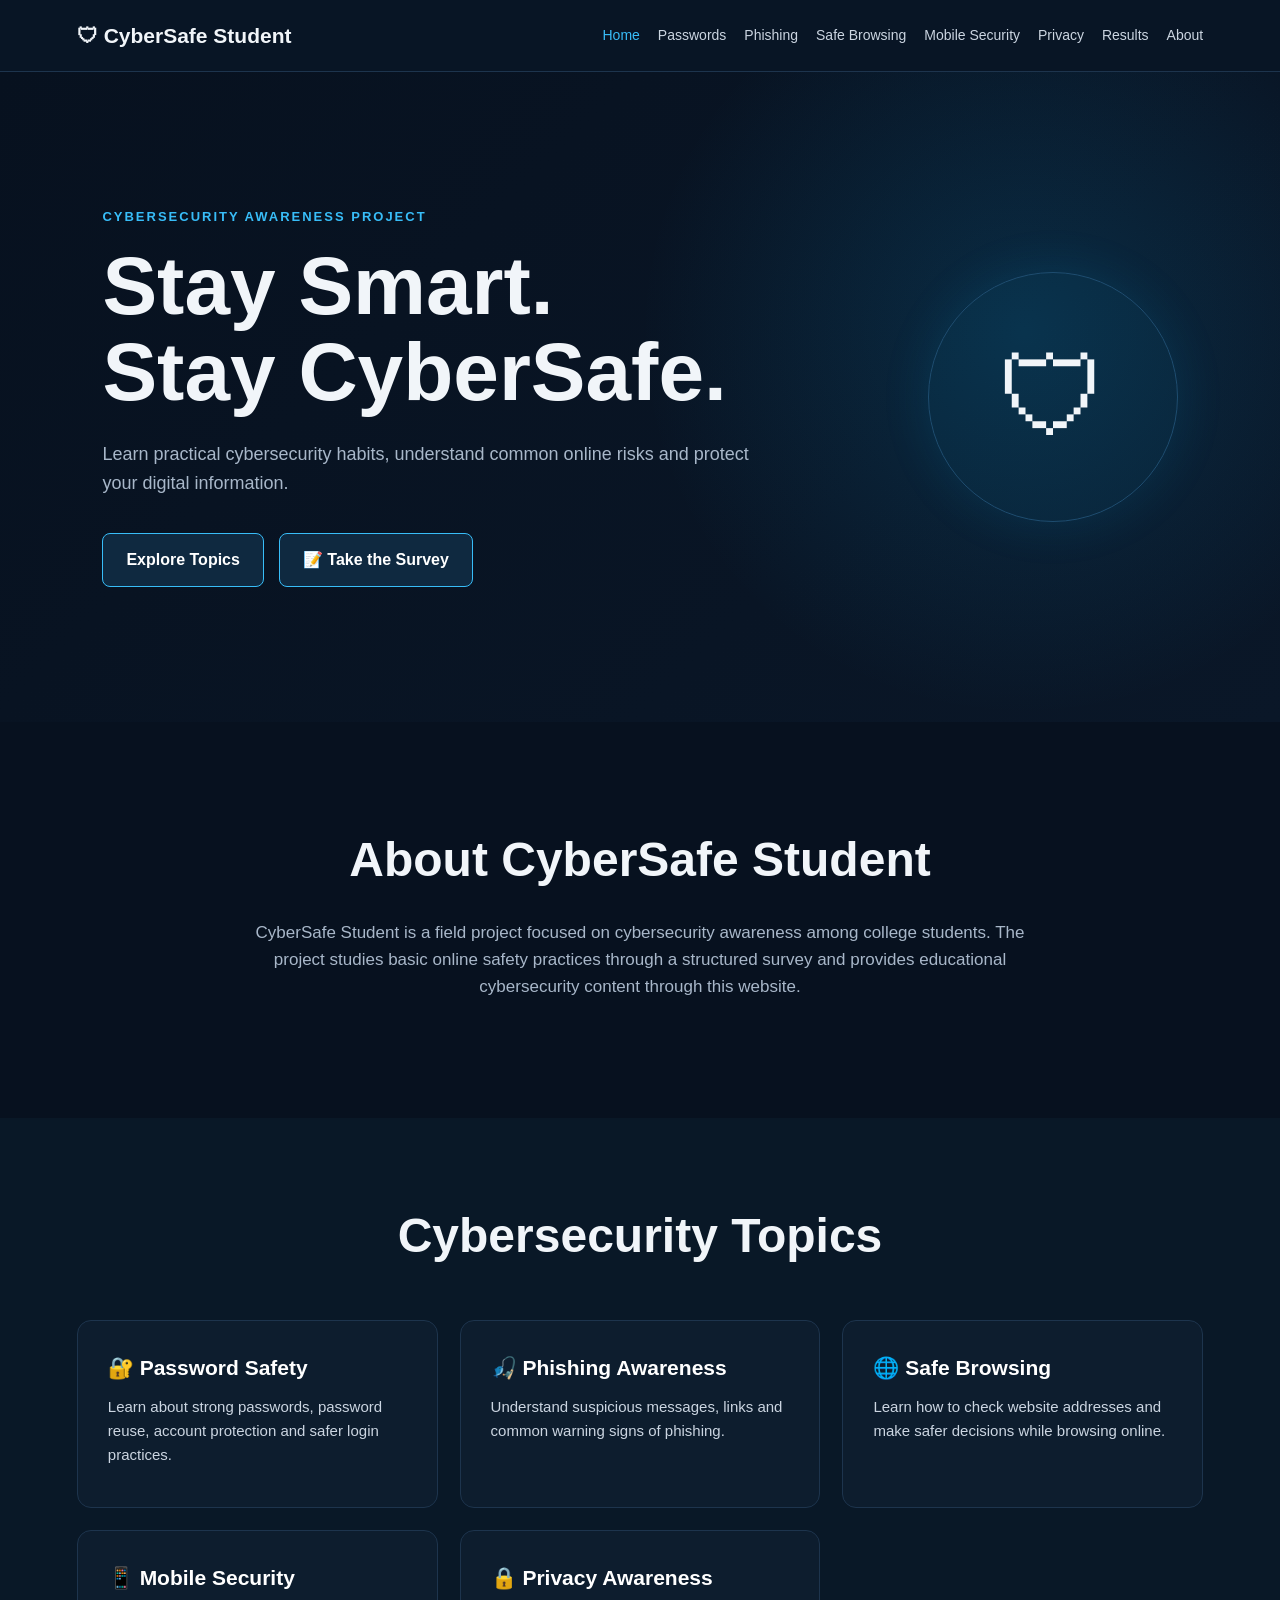
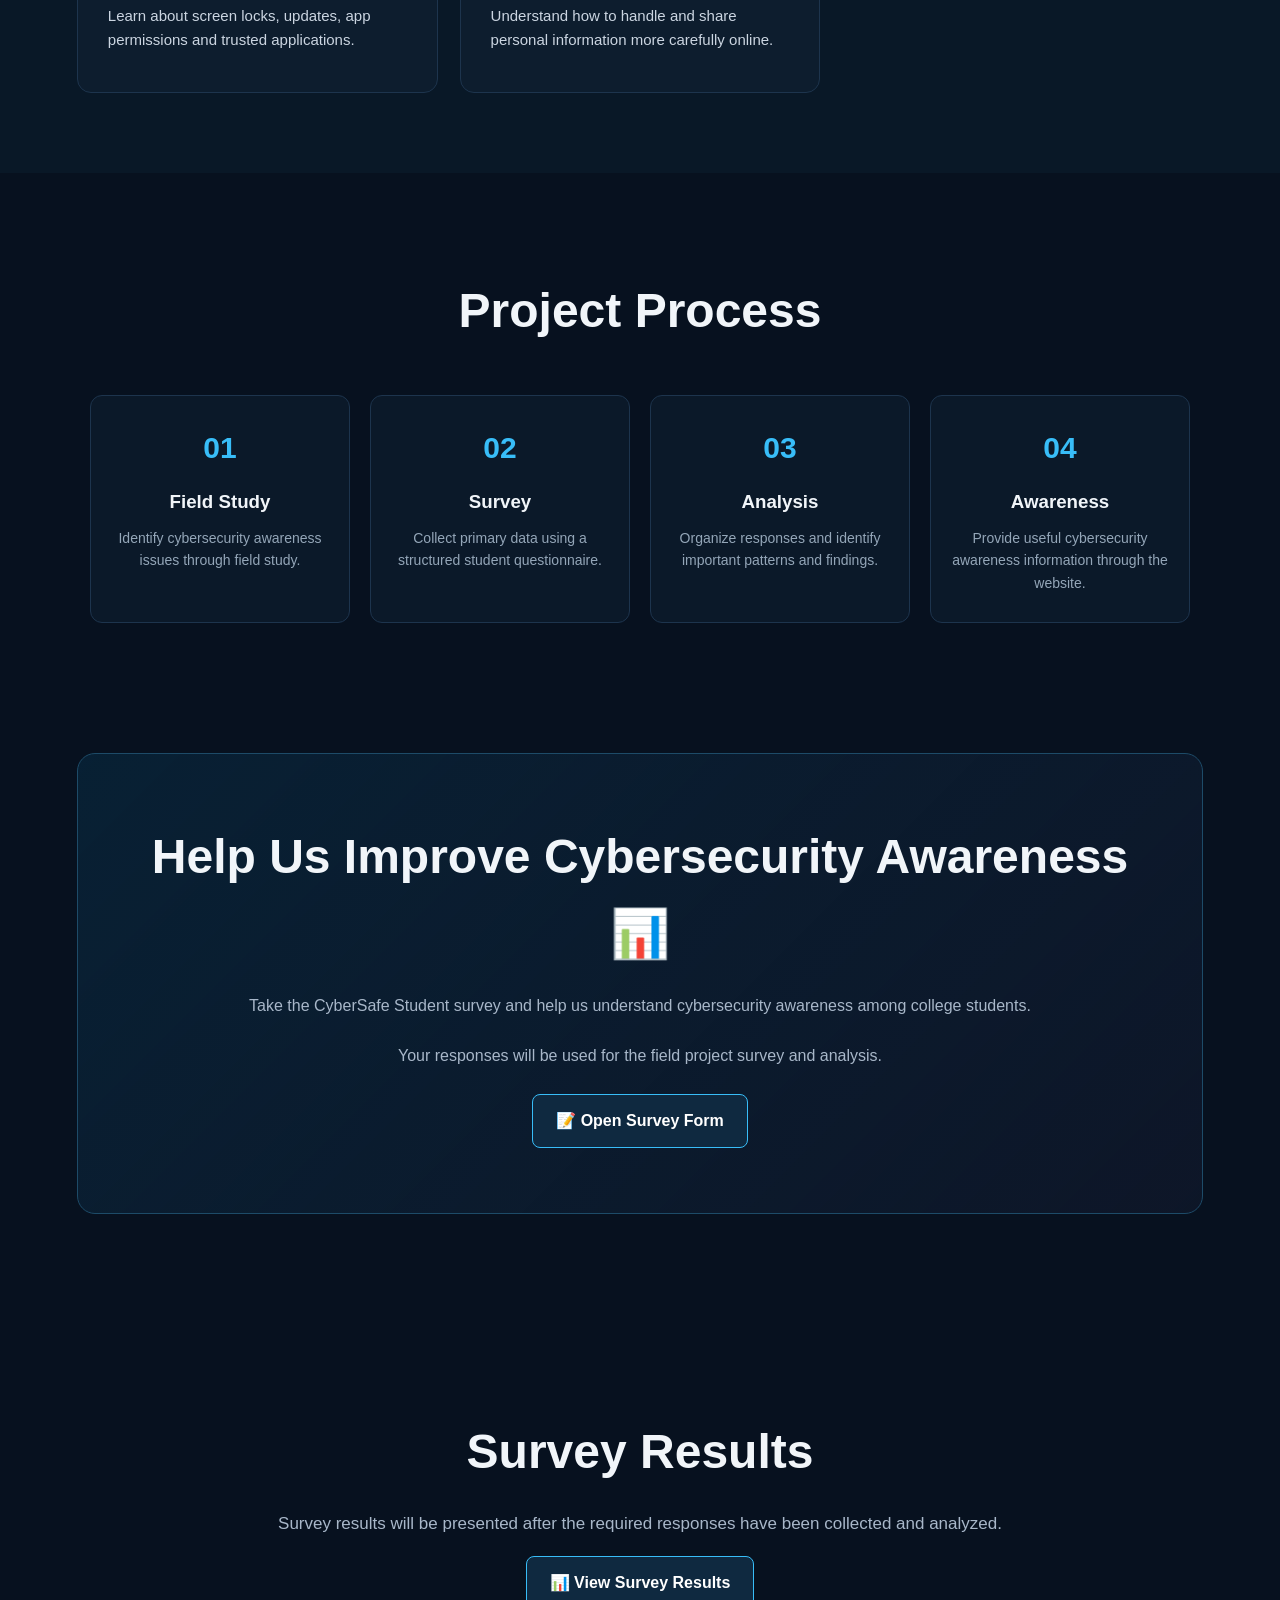
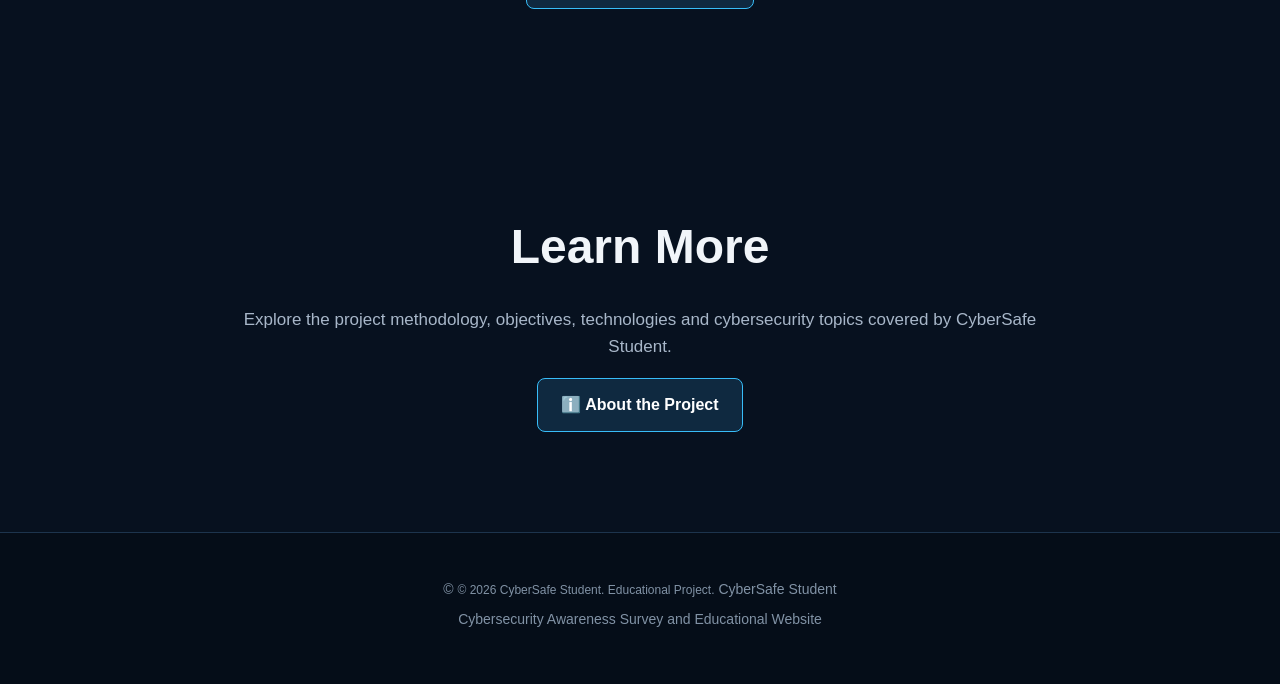
<file: index.html>
<!DOCTYPE html>
<html lang="en">
<head>
    <meta charset="UTF-8">
    <meta name="viewport" content="width=device-width, initial-scale=1.0">

    <title>CyberSafe Student | Cybersecurity Awareness</title>

    <link rel="stylesheet" href="style.css">
</head>

<body>

    <!-- Navigation -->
    <nav class="navbar">

        <div class="logo">
            🛡 CyberSafe Student
        </div>

        <div class="nav-links">

            <a href="index.html" class="active">Home</a>

            <a href="pages/passwords.html">
                Passwords
            </a>

            <a href="pages/phishing.html">
                Phishing
            </a>

            <a href="pages/browsing.html">
                Safe Browsing
            </a>

            <a href="pages/mobile-security.html">
                Mobile Security
            </a>

            <a href="pages/privacy.html">
                Privacy
            </a>

            <a href="pages/survey-results.html">
                Results
            </a>

            <a href="pages/about.html">
                About
            </a>

        </div>

    </nav>


    <!-- Hero Section -->
    <section class="hero">

        <div class="hero-content">

            <p class="hero-tag">
                CYBERSECURITY AWARENESS PROJECT
            </p>

            <h1>
                Stay Smart.<br>
                Stay CyberSafe.
            </h1>

            <p>
                Learn practical cybersecurity habits, understand
                common online risks and protect your digital information.
            </p>

            <div class="hero-buttons">

                <a href="#topics" class="btn">
                    Explore Topics
                </a>

                <!-- Google Form -->
                <a
                    href="https://docs.google.com/forms/d/e/1FAIpQLSejLoS_FobJoDqLZDHnwFJvRdjX6WzuimlNM217KKR3nM-hsw/viewform?usp=header"
                    target="_blank"
                    rel="noopener noreferrer"
                    class="btn"
                >
                    📝 Take the Survey
                </a>

            </div>

        </div>


        <!-- Shield -->
        <div class="hero-shield">

            <div class="shield">
                🛡
            </div>

        </div>

    </section>


    <!-- Introduction -->
    <section class="intro">

        <h2>
            About CyberSafe Student
        </h2>

        <p>
            CyberSafe Student is a field project focused on
            cybersecurity awareness among college students.
            The project studies basic online safety practices
            through a structured survey and provides educational
            cybersecurity content through this website.
        </p>

    </section>


    <!-- Topics -->
    <section class="topics" id="topics">

        <h2>
            Cybersecurity Topics
        </h2>

        <div class="topic-grid">


            <!-- Password Safety -->
            <a href="pages/passwords.html" class="topic-card">

                <h3>
                    🔐 Password Safety
                </h3>

                <p>
                    Learn about strong passwords, password reuse,
                    account protection and safer login practices.
                </p>

            </a>


            <!-- Phishing -->
            <a href="pages/phishing.html" class="topic-card">

                <h3>
                    🎣 Phishing Awareness
                </h3>

                <p>
                    Understand suspicious messages, links and
                    common warning signs of phishing.
                </p>

            </a>


            <!-- Safe Browsing -->
            <a href="pages/browsing.html" class="topic-card">

                <h3>
                    🌐 Safe Browsing
                </h3>

                <p>
                    Learn how to check website addresses and make
                    safer decisions while browsing online.
                </p>

            </a>


            <!-- Mobile Security -->
            <a href="pages/mobile-security.html" class="topic-card">

                <h3>
                    📱 Mobile Security
                </h3>

                <p>
                    Learn about screen locks, updates, app permissions
                    and trusted applications.
                </p>

            </a>


            <!-- Privacy -->
            <a href="pages/privacy.html" class="topic-card">

                <h3>
                    🔒 Privacy Awareness
                </h3>

                <p>
                    Understand how to handle and share personal
                    information more carefully online.
                </p>

            </a>

        </div>

    </section>


    <!-- Project Flow -->
    <section class="project-flow">

        <h2>
            Project Process
        </h2>

        <div class="flow-grid">


            <div class="flow-card">

                <span>
                    01
                </span>

                <h3>
                    Field Study
                </h3>

                <p>
                    Identify cybersecurity awareness issues
                    through field study.
                </p>

            </div>


            <div class="flow-card">

                <span>
                    02
                </span>

                <h3>
                    Survey
                </h3>

                <p>
                    Collect primary data using a structured
                    student questionnaire.
                </p>

            </div>


            <div class="flow-card">

                <span>
                    03
                </span>

                <h3>
                    Analysis
                </h3>

                <p>
                    Organize responses and identify important
                    patterns and findings.
                </p>

            </div>


            <div class="flow-card">

                <span>
                    04
                </span>

                <h3>
                    Awareness
                </h3>

                <p>
                    Provide useful cybersecurity awareness
                    information through the website.
                </p>

            </div>

        </div>

    </section>


    <!-- Survey Section -->
    <section class="survey-section">

        <h2>
            Help Us Improve Cybersecurity Awareness 📊
        </h2>

        <p>
            Take the CyberSafe Student survey and help us understand
            cybersecurity awareness among college students.
        </p>

        <p>
            Your responses will be used for the field project survey
            and analysis.
        </p>


        <!-- Google Form Button -->
        <a
            href="https://docs.google.com/forms/d/e/1FAIpQLSejLoS_FobJoDqLZDHnwFJvRdjX6WzuimlNM217KKR3nM-hsw/viewform?usp=header"
            target="_blank"
            rel="noopener noreferrer"
            class="btn"
        >
            📝 Open Survey Form
        </a>

    </section>


    <!-- Survey Results -->
    <section class="intro">

        <h2>
            Survey Results
        </h2>

        <p>
            Survey results will be presented after the required
            responses have been collected and analyzed.
        </p>

        <a
            href="pages/survey-results.html"
            class="btn"
        >
            📊 View Survey Results
        </a>

    </section>


    <!-- About Project -->
    <section class="intro">

        <h2>
            Learn More
        </h2>

        <p>
            Explore the project methodology, objectives, technologies
            and cybersecurity topics covered by CyberSafe Student.
        </p>

        <a
            href="pages/about.html"
            class="btn"
        >
            ℹ️ About the Project
        </a>

    </section>


    <!-- Footer -->
    <footer>

        <p>
            © <span class="copyright"></span>
            CyberSafe Student
        </p>

        <p>
            Cybersecurity Awareness Survey and Educational Website
        </p>

    </footer>


    <!-- JavaScript -->
    <script src="script.js"></script>

</body>
</html>
</file>
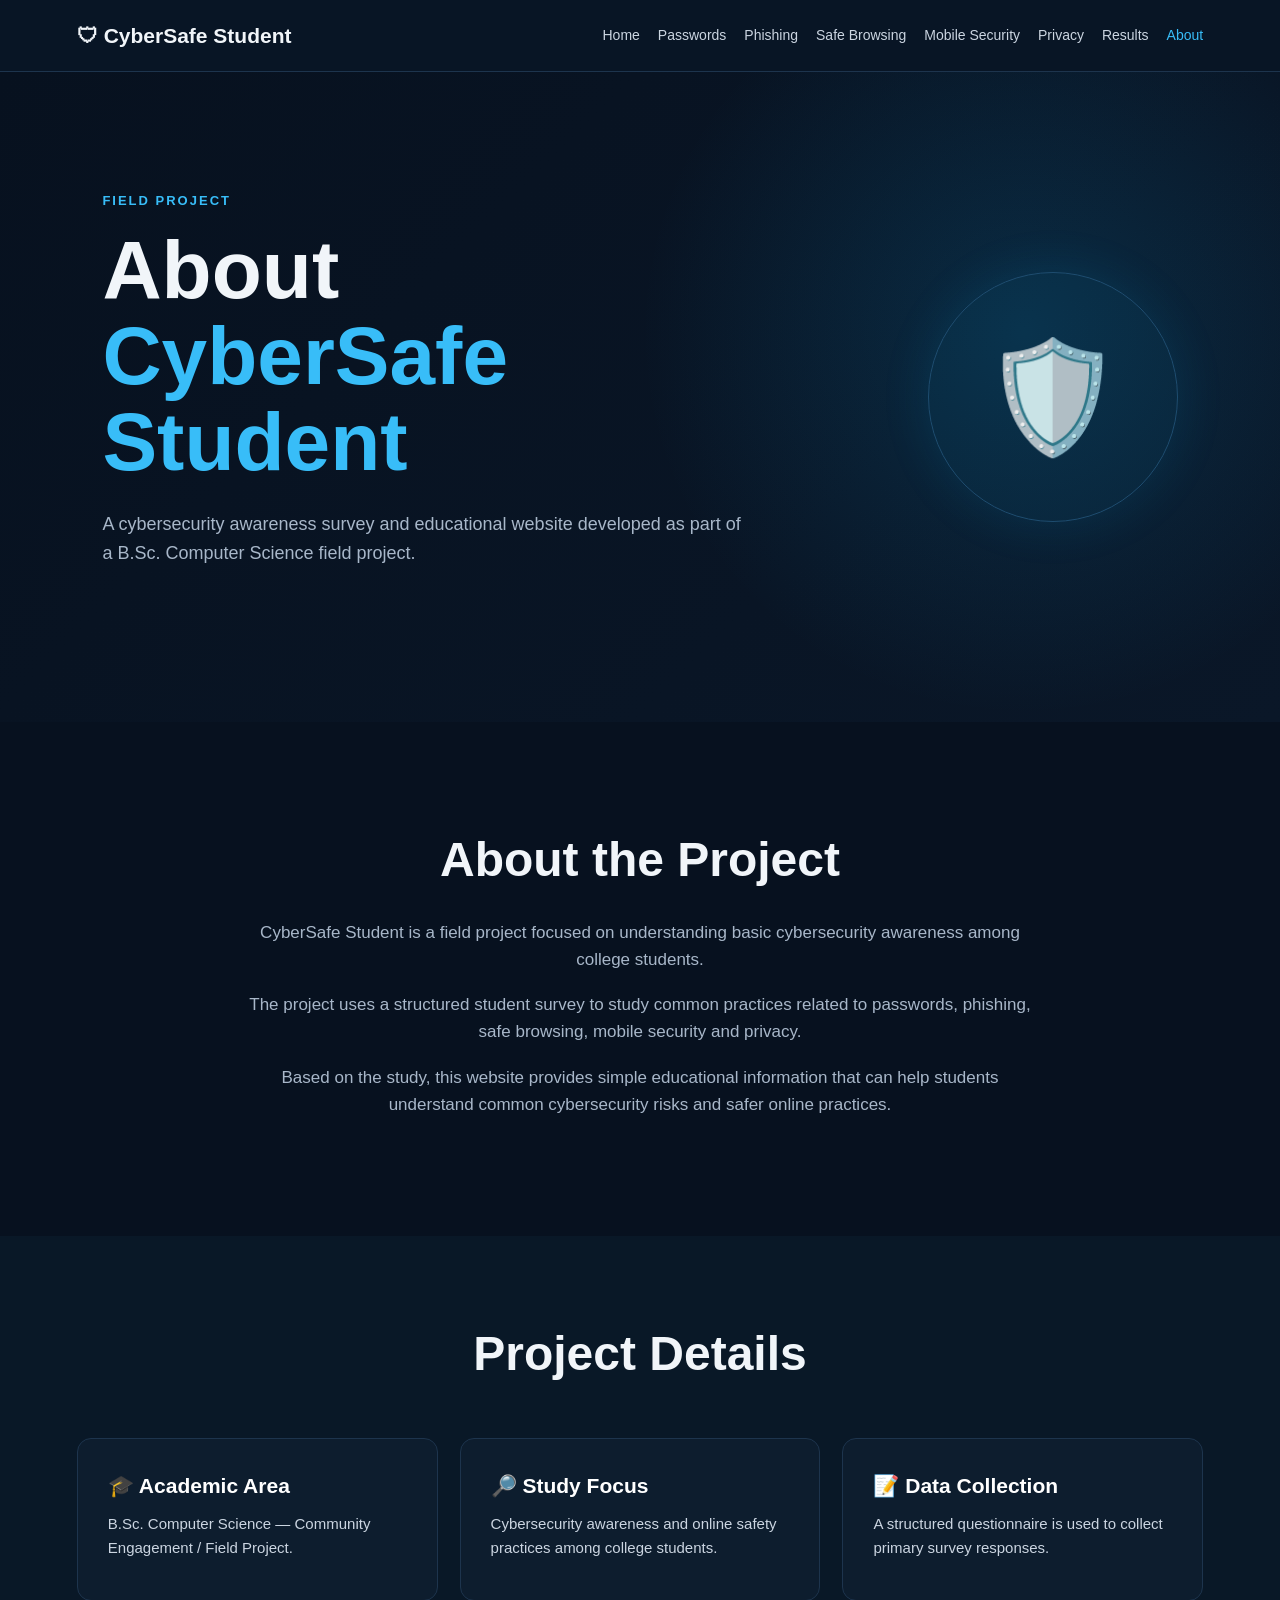
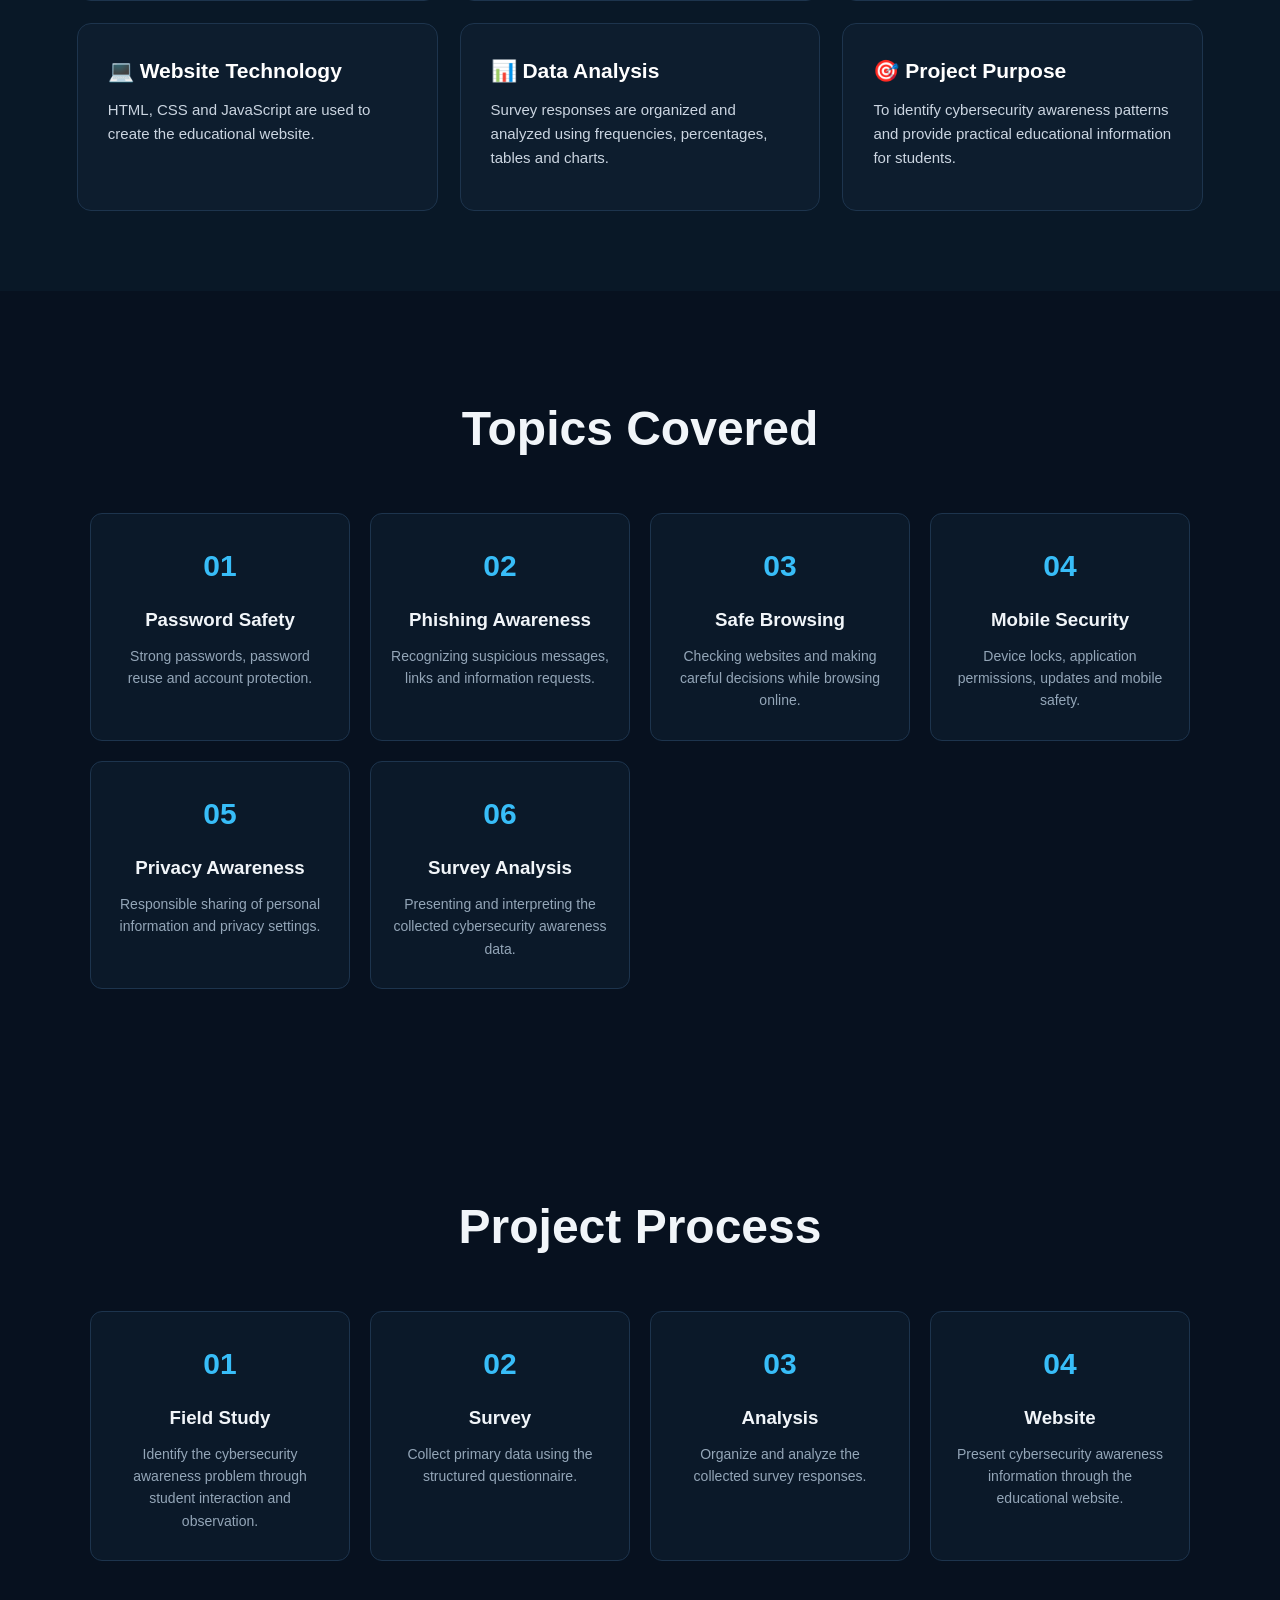
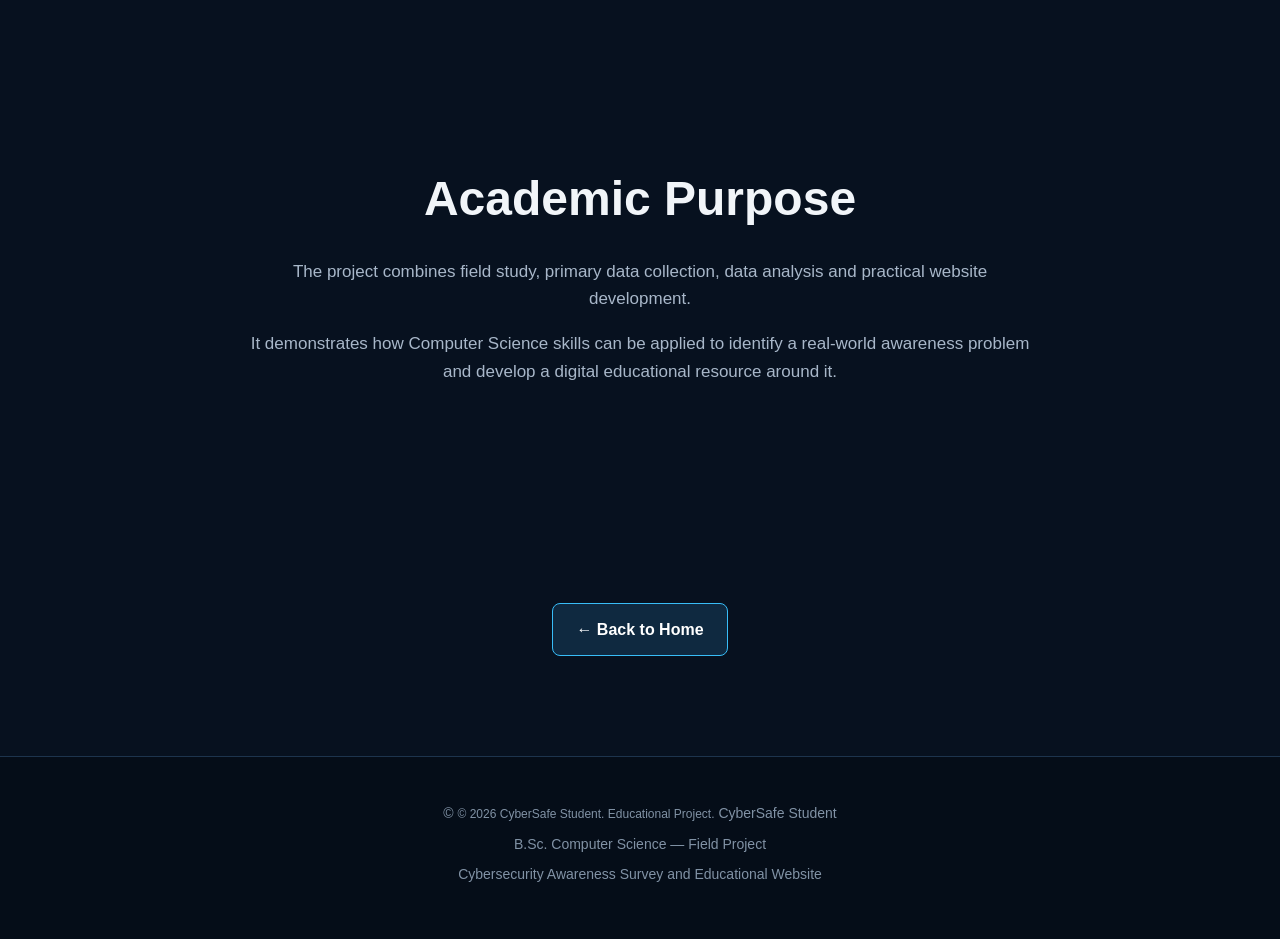
<file: pages/about.html>
<!DOCTYPE html>
<html lang="en">

<head>
    <meta charset="UTF-8">
    <meta name="viewport" content="width=device-width, initial-scale=1.0">

    <title>About Project | CyberSafe Student</title>

    <link rel="stylesheet" href="../style.css">
</head>

<body>

    <!-- Navigation -->
    <nav class="navbar">

        <div class="logo">
            🛡 CyberSafe Student
        </div>

        <div class="nav-links">

            <a href="../index.html">
                Home
            </a>

            <a href="passwords.html">
                Passwords
            </a>

            <a href="phishing.html">
                Phishing
            </a>

            <a href="browsing.html">
                Safe Browsing
            </a>

            <a href="mobile-security.html">
                Mobile Security
            </a>

            <a href="privacy.html">
                Privacy
            </a>

            <a href="survey-results.html">
                Results
            </a>

            <a href="about.html" class="active">
                About
            </a>

        </div>

    </nav>


    <!-- Hero -->
    <section class="hero">

        <div class="hero-content">

            <p class="hero-tag">
                FIELD PROJECT
            </p>

            <h1>
                About<br>
                <span>CyberSafe Student</span>
            </h1>

            <p>
                A cybersecurity awareness survey and
                educational website developed as part of
                a B.Sc. Computer Science field project.
            </p>

        </div>

        <div class="hero-shield">

            <div class="shield">
                🛡️
            </div>

        </div>

    </section>


    <!-- Project Introduction -->
    <section class="intro">

        <h2>
            About the Project
        </h2>

        <p>
            CyberSafe Student is a field project focused on
            understanding basic cybersecurity awareness
            among college students.
        </p>

        <p>
            The project uses a structured student survey to
            study common practices related to passwords,
            phishing, safe browsing, mobile security and
            privacy.
        </p>

        <p>
            Based on the study, this website provides simple
            educational information that can help students
            understand common cybersecurity risks and safer
            online practices.
        </p>

    </section>


    <!-- Project Details -->
    <section class="topics">

        <h2>
            Project Details
        </h2>

        <div class="topic-grid">

            <div class="topic-card">

                <h3>
                    🎓 Academic Area
                </h3>

                <p>
                    B.Sc. Computer Science — Community
                    Engagement / Field Project.
                </p>

            </div>


            <div class="topic-card">

                <h3>
                    🔎 Study Focus
                </h3>

                <p>
                    Cybersecurity awareness and online safety
                    practices among college students.
                </p>

            </div>


            <div class="topic-card">

                <h3>
                    📝 Data Collection
                </h3>

                <p>
                    A structured questionnaire is used to
                    collect primary survey responses.
                </p>

            </div>


            <div class="topic-card">

                <h3>
                    💻 Website Technology
                </h3>

                <p>
                    HTML, CSS and JavaScript are used to
                    create the educational website.
                </p>

            </div>


            <div class="topic-card">

                <h3>
                    📊 Data Analysis
                </h3>

                <p>
                    Survey responses are organized and
                    analyzed using frequencies, percentages,
                    tables and charts.
                </p>

            </div>


            <div class="topic-card">

                <h3>
                    🎯 Project Purpose
                </h3>

                <p>
                    To identify cybersecurity awareness
                    patterns and provide practical educational
                    information for students.
                </p>

            </div>

        </div>

    </section>


    <!-- Topics Covered -->
    <section class="project-flow">

        <h2>
            Topics Covered
        </h2>

        <div class="flow-grid">

            <div class="flow-card">

                <span>01</span>

                <h3>
                    Password Safety
                </h3>

                <p>
                    Strong passwords, password reuse and
                    account protection.
                </p>

            </div>


            <div class="flow-card">

                <span>02</span>

                <h3>
                    Phishing Awareness
                </h3>

                <p>
                    Recognizing suspicious messages, links
                    and information requests.
                </p>

            </div>


            <div class="flow-card">

                <span>03</span>

                <h3>
                    Safe Browsing
                </h3>

                <p>
                    Checking websites and making careful
                    decisions while browsing online.
                </p>

            </div>


            <div class="flow-card">

                <span>04</span>

                <h3>
                    Mobile Security
                </h3>

                <p>
                    Device locks, application permissions,
                    updates and mobile safety.
                </p>

            </div>


            <div class="flow-card">

                <span>05</span>

                <h3>
                    Privacy Awareness
                </h3>

                <p>
                    Responsible sharing of personal
                    information and privacy settings.
                </p>

            </div>


            <div class="flow-card">

                <span>06</span>

                <h3>
                    Survey Analysis
                </h3>

                <p>
                    Presenting and interpreting the collected
                    cybersecurity awareness data.
                </p>

            </div>

        </div>

    </section>


    <!-- Project Process -->
    <section class="project-flow">

        <h2>
            Project Process
        </h2>

        <div class="flow-grid">

            <div class="flow-card">

                <span>01</span>

                <h3>
                    Field Study
                </h3>

                <p>
                    Identify the cybersecurity awareness
                    problem through student interaction and
                    observation.
                </p>

            </div>


            <div class="flow-card">

                <span>02</span>

                <h3>
                    Survey
                </h3>

                <p>
                    Collect primary data using the structured
                    questionnaire.
                </p>

            </div>


            <div class="flow-card">

                <span>03</span>

                <h3>
                    Analysis
                </h3>

                <p>
                    Organize and analyze the collected survey
                    responses.
                </p>

            </div>


            <div class="flow-card">

                <span>04</span>

                <h3>
                    Website
                </h3>

                <p>
                    Present cybersecurity awareness
                    information through the educational
                    website.
                </p>

            </div>

        </div>

    </section>


    <!-- Academic Purpose -->
    <section class="intro">

        <h2>
            Academic Purpose
        </h2>

        <p>
            The project combines field study, primary data
            collection, data analysis and practical website
            development.
        </p>

        <p>
            It demonstrates how Computer Science skills can
            be applied to identify a real-world awareness
            problem and develop a digital educational
            resource around it.
        </p>

    </section>


    <!-- Back Button -->
    <section class="intro">

        <a href="../index.html" class="btn">
            ← Back to Home
        </a>

    </section>


    <!-- Footer -->
    <footer>

        <p>
            © <span class="copyright"></span>
            CyberSafe Student
        </p>

        <p>
            B.Sc. Computer Science — Field Project
        </p>

        <p>
            Cybersecurity Awareness Survey and Educational Website
        </p>

    </footer>


    <script src="../script.js"></script>

</body>

</html>
</file>
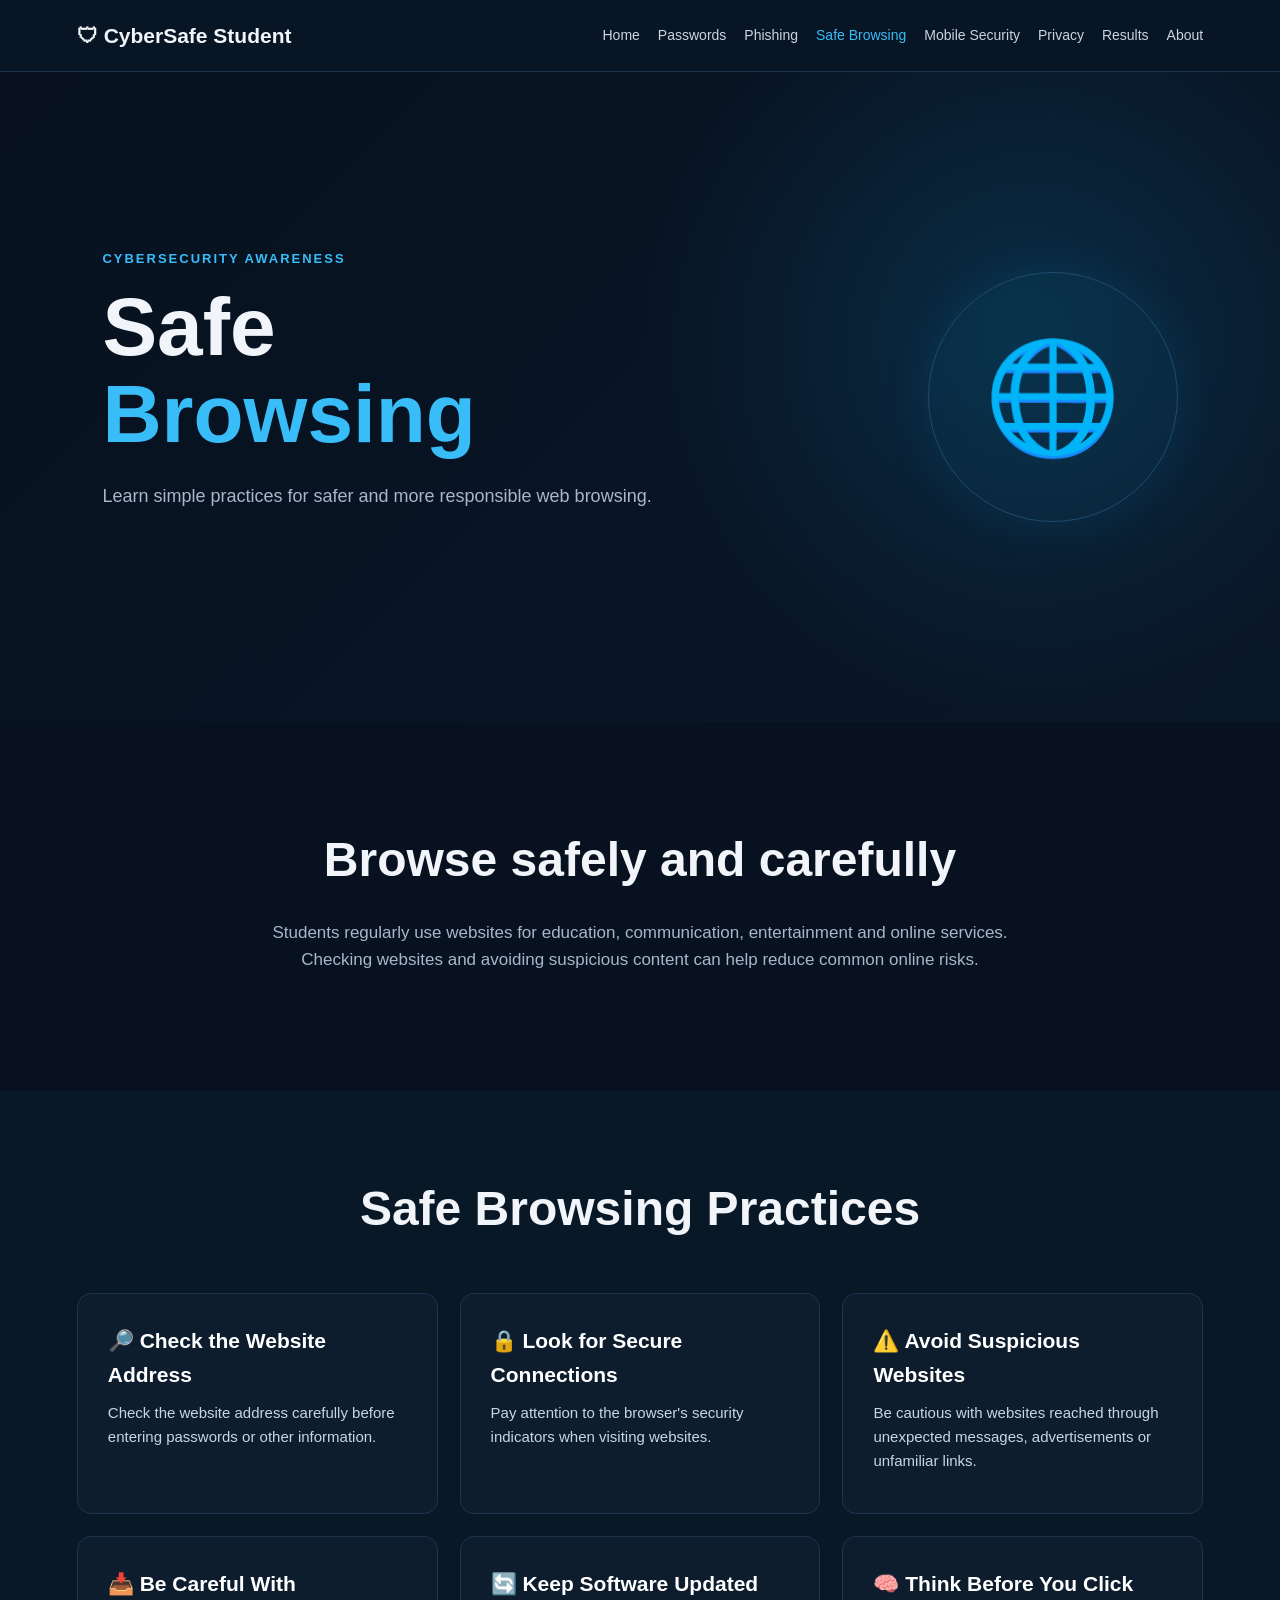
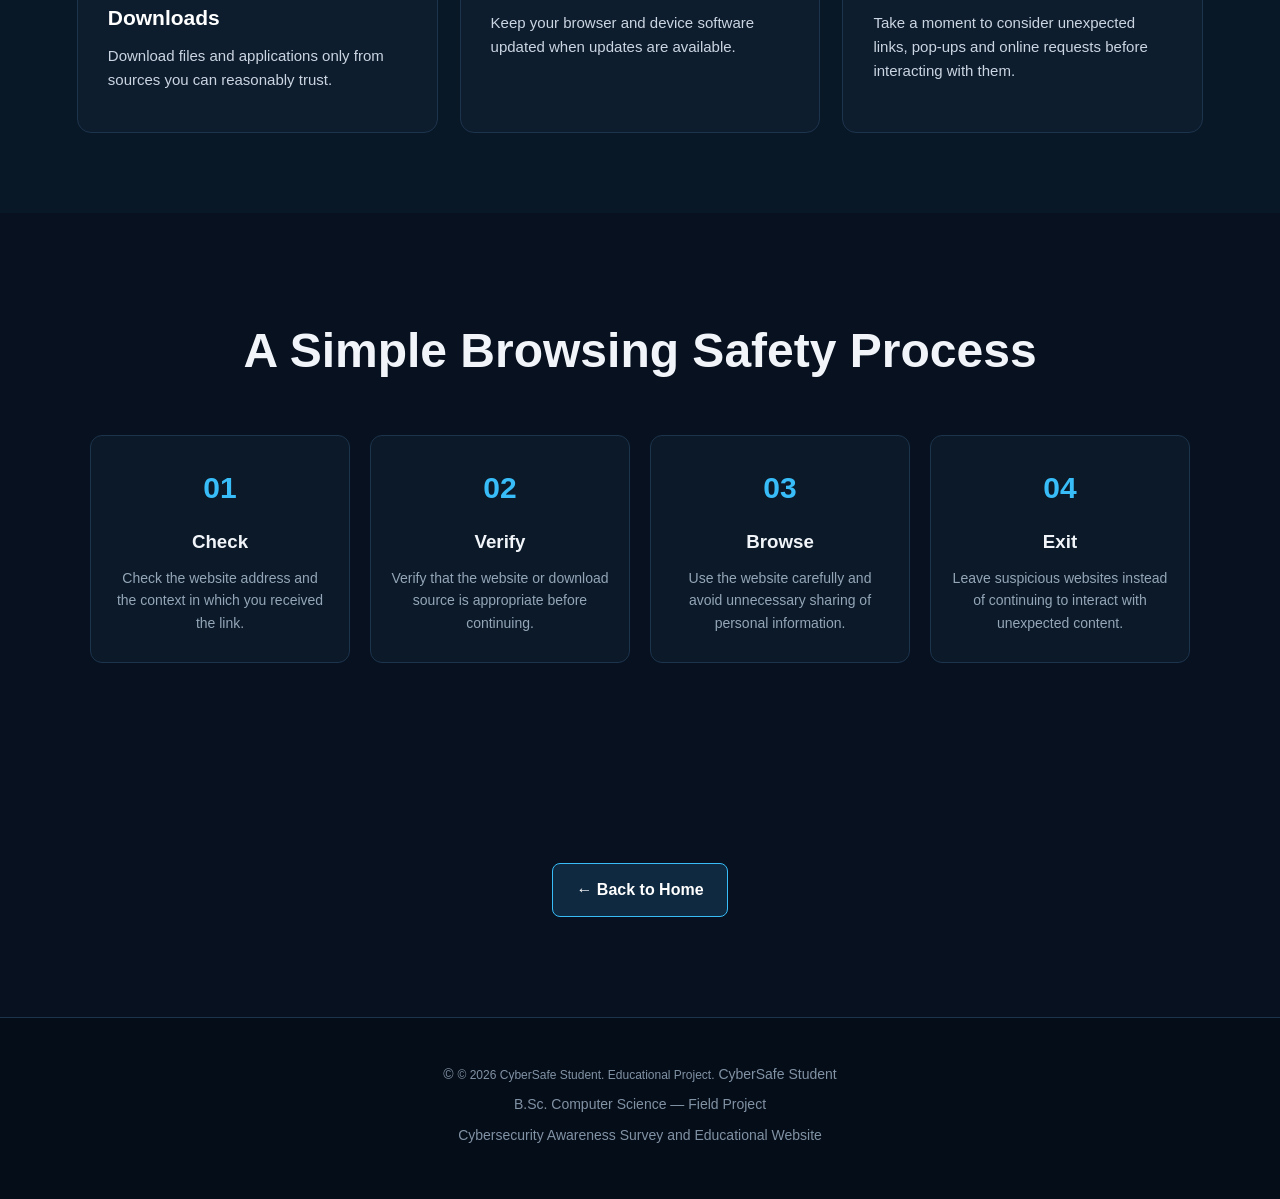
<file: pages/browsing.html>
<!DOCTYPE html>
<html lang="en">

<head>
    <meta charset="UTF-8">
    <meta name="viewport" content="width=device-width, initial-scale=1.0">

    <title>Safe Browsing | CyberSafe Student</title>

    <link rel="stylesheet" href="../style.css">
</head>

<body>

    <!-- Navigation -->
    <nav class="navbar">

        <div class="logo">
            🛡 CyberSafe Student
        </div>

        <div class="nav-links">

            <a href="../index.html">Home</a>

            <a href="passwords.html">
                Passwords
            </a>

            <a href="phishing.html">
                Phishing
            </a>

            <a href="browsing.html" class="active">
                Safe Browsing
            </a>

            <a href="mobile-security.html">
                Mobile Security
            </a>

            <a href="privacy.html">
                Privacy
            </a>

            <a href="survey-results.html">
                Results
            </a>

            <a href="about.html">
                About
            </a>

        </div>

    </nav>


    <!-- Hero -->
    <section class="hero">

        <div class="hero-content">

            <p class="hero-tag">
                CYBERSECURITY AWARENESS
            </p>

            <h1>
                Safe<br>
                <span>Browsing</span>
            </h1>

            <p>
                Learn simple practices for safer and more
                responsible web browsing.
            </p>

        </div>

        <div class="hero-shield">

            <div class="shield">
                🌐
            </div>

        </div>

    </section>


    <!-- Introduction -->
    <section class="intro">

        <h2>
            Browse safely and carefully
        </h2>

        <p>
            Students regularly use websites for education,
            communication, entertainment and online services.
            Checking websites and avoiding suspicious content
            can help reduce common online risks.
        </p>

    </section>


    <!-- Safety Tips -->
    <section class="topics">

        <h2>
            Safe Browsing Practices
        </h2>

        <div class="topic-grid">


            <!-- 01 -->
            <div class="topic-card">

                <h3>
                    🔎 Check the Website Address
                </h3>

                <p>
                    Check the website address carefully before
                    entering passwords or other information.
                </p>

            </div>


            <!-- 02 -->
            <div class="topic-card">

                <h3>
                    🔒 Look for Secure Connections
                </h3>

                <p>
                    Pay attention to the browser's security
                    indicators when visiting websites.
                </p>

            </div>


            <!-- 03 -->
            <div class="topic-card">

                <h3>
                    ⚠️ Avoid Suspicious Websites
                </h3>

                <p>
                    Be cautious with websites reached through
                    unexpected messages, advertisements or
                    unfamiliar links.
                </p>

            </div>


            <!-- 04 -->
            <div class="topic-card">

                <h3>
                    📥 Be Careful With Downloads
                </h3>

                <p>
                    Download files and applications only from
                    sources you can reasonably trust.
                </p>

            </div>


            <!-- 05 -->
            <div class="topic-card">

                <h3>
                    🔄 Keep Software Updated
                </h3>

                <p>
                    Keep your browser and device software
                    updated when updates are available.
                </p>

            </div>


            <!-- 06 -->
            <div class="topic-card">

                <h3>
                    🧠 Think Before You Click
                </h3>

                <p>
                    Take a moment to consider unexpected
                    links, pop-ups and online requests before
                    interacting with them.
                </p>

            </div>

        </div>

    </section>


    <!-- Safe Browsing Process -->
    <section class="project-flow">

        <h2>
            A Simple Browsing Safety Process
        </h2>

        <div class="flow-grid">

            <div class="flow-card">

                <span>01</span>

                <h3>
                    Check
                </h3>

                <p>
                    Check the website address and the context
                    in which you received the link.
                </p>

            </div>


            <div class="flow-card">

                <span>02</span>

                <h3>
                    Verify
                </h3>

                <p>
                    Verify that the website or download source
                    is appropriate before continuing.
                </p>

            </div>


            <div class="flow-card">

                <span>03</span>

                <h3>
                    Browse
                </h3>

                <p>
                    Use the website carefully and avoid
                    unnecessary sharing of personal information.
                </p>

            </div>


            <div class="flow-card">

                <span>04</span>

                <h3>
                    Exit
                </h3>

                <p>
                    Leave suspicious websites instead of
                    continuing to interact with unexpected
                    content.
                </p>

            </div>

        </div>

    </section>


    <!-- Back Button -->
    <section class="intro">

        <a href="../index.html" class="btn">
            ← Back to Home
        </a>

    </section>


    <!-- Footer -->
    <footer>

        <p>
            © <span class="copyright"></span>
            CyberSafe Student
        </p>

        <p>
            B.Sc. Computer Science — Field Project
        </p>

        <p>
            Cybersecurity Awareness Survey and Educational Website
        </p>

    </footer>


    <script src="../script.js"></script>

</body>

</html>
</file>
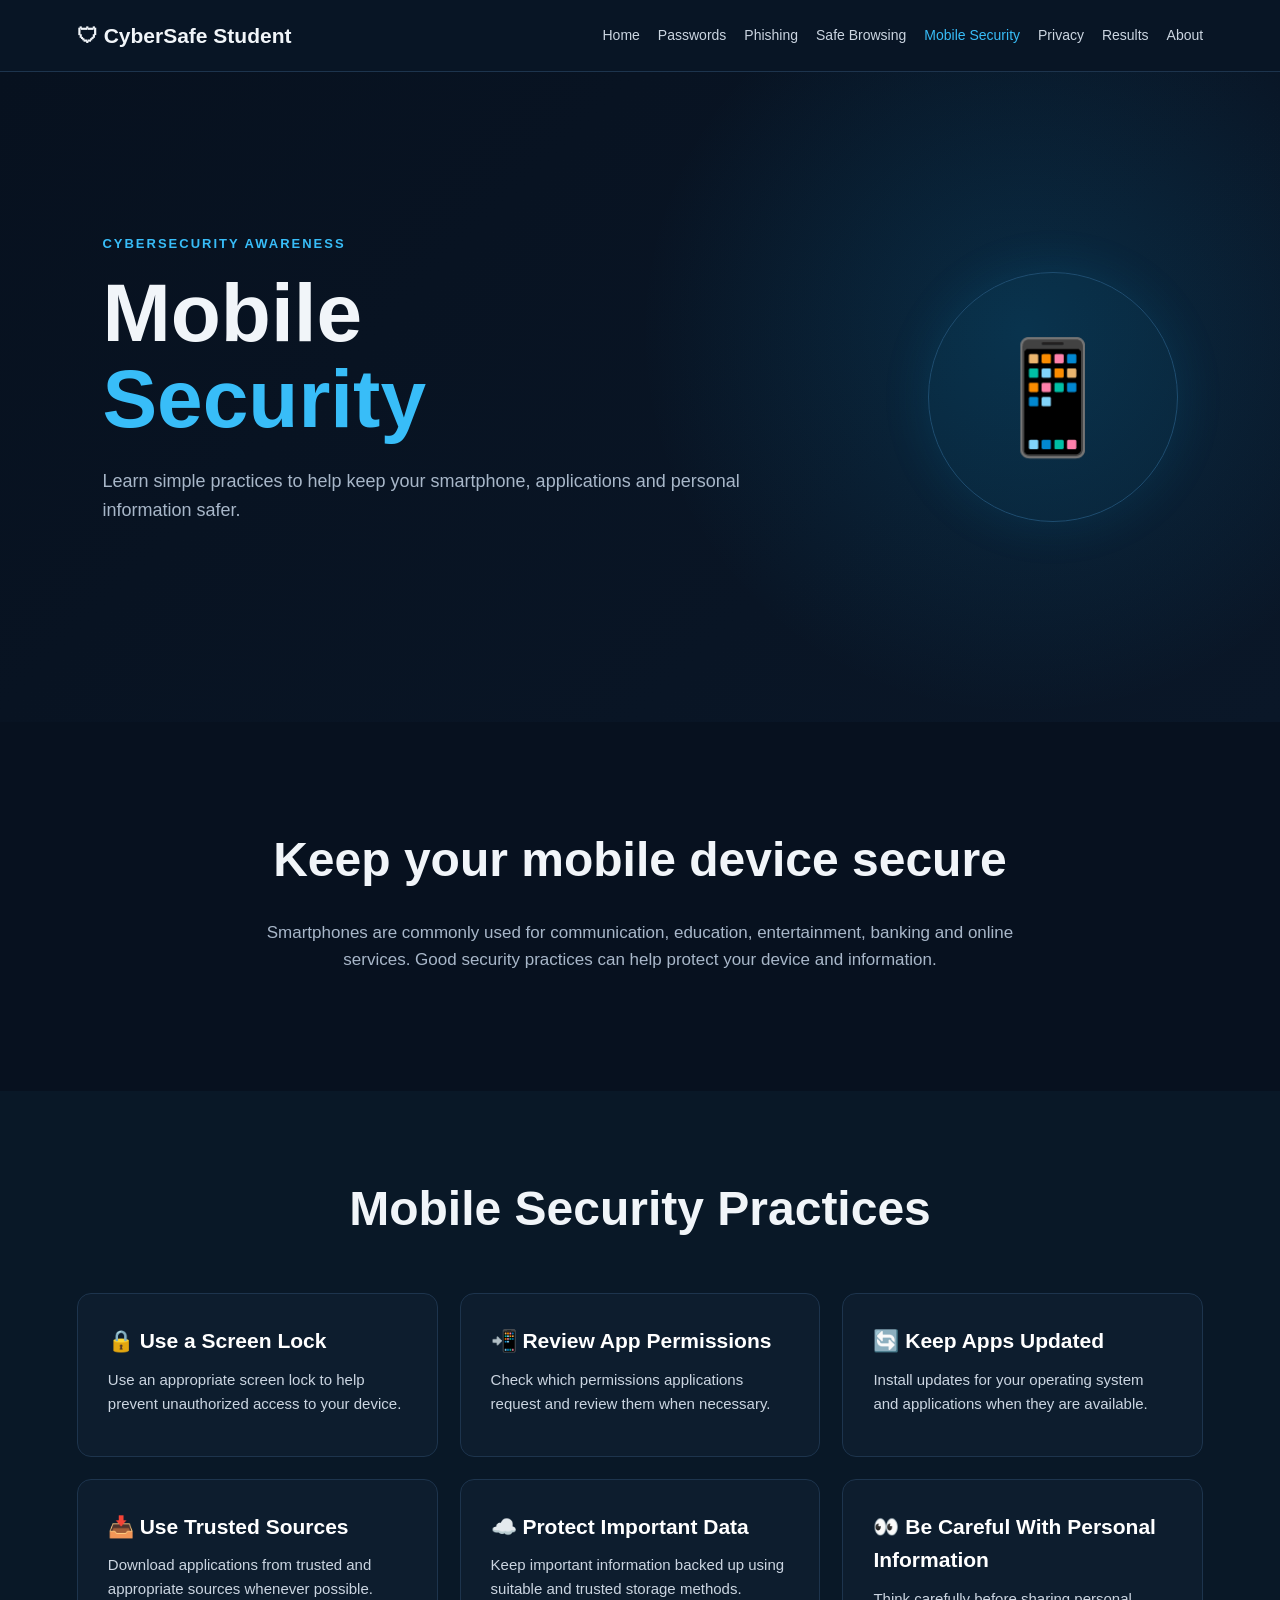
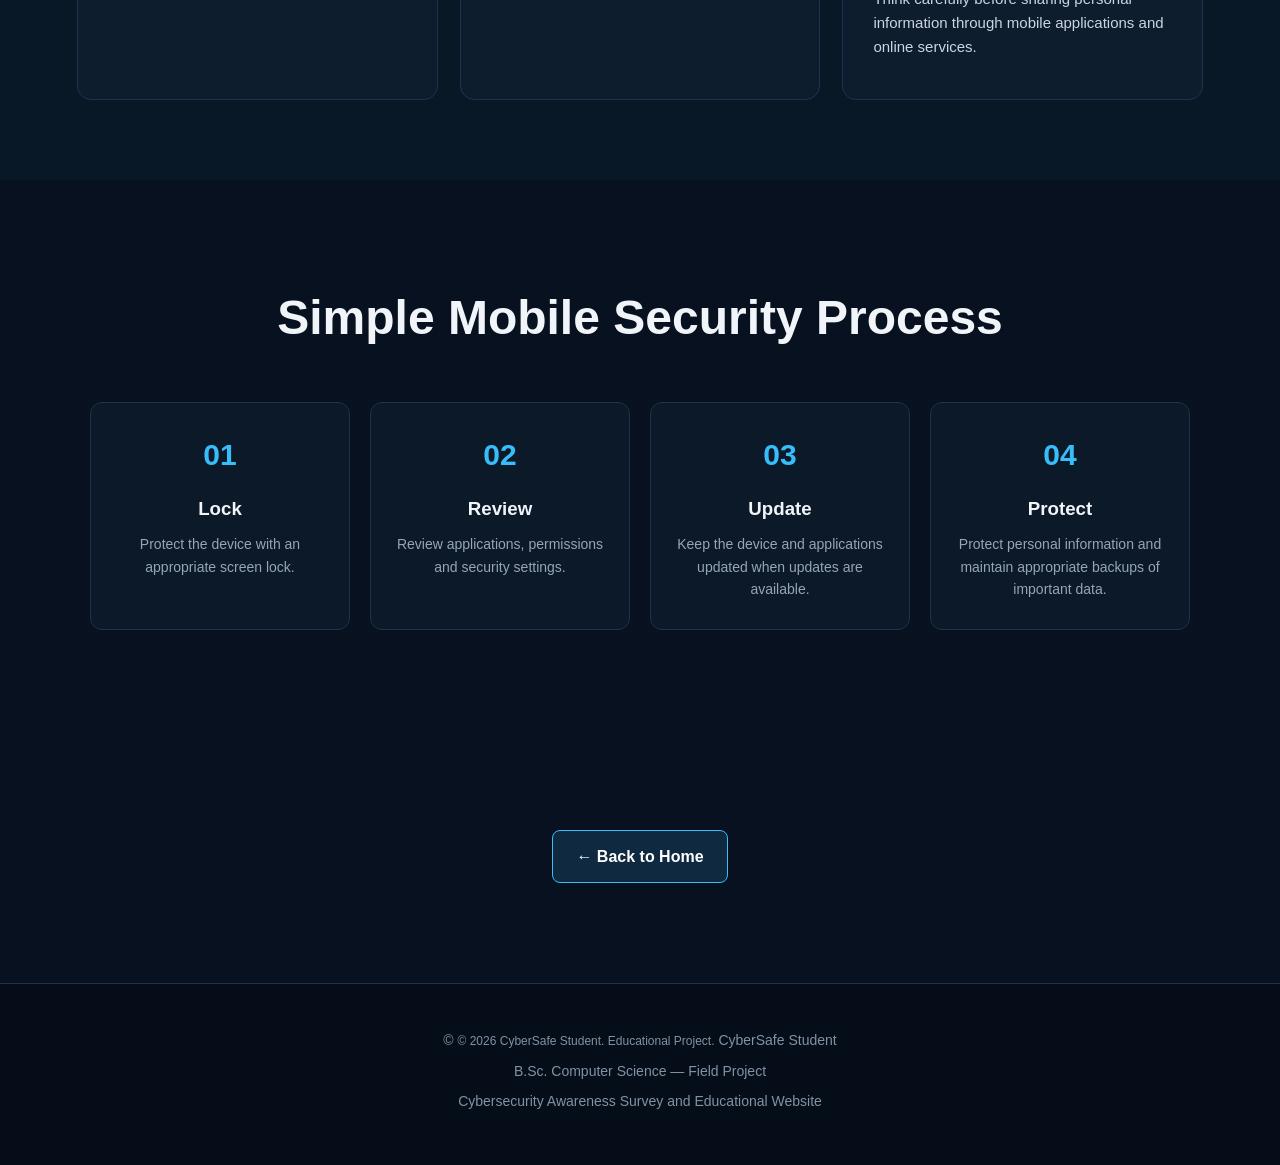
<file: pages/mobile-security.html>
<!DOCTYPE html>
<html lang="en">

<head>
    <meta charset="UTF-8">
    <meta name="viewport" content="width=device-width, initial-scale=1.0">

    <title>Mobile Security | CyberSafe Student</title>

    <link rel="stylesheet" href="../style.css">
</head>

<body>

    <!-- Navigation -->
    <nav class="navbar">

        <div class="logo">
            🛡 CyberSafe Student
        </div>

        <div class="nav-links">

            <a href="../index.html">Home</a>

            <a href="passwords.html">
                Passwords
            </a>

            <a href="phishing.html">
                Phishing
            </a>

            <a href="browsing.html">
                Safe Browsing
            </a>

            <a href="mobile-security.html" class="active">
                Mobile Security
            </a>

            <a href="privacy.html">
                Privacy
            </a>

            <a href="survey-results.html">
                Results
            </a>

            <a href="about.html">
                About
            </a>

        </div>

    </nav>


    <!-- Hero -->
    <section class="hero">

        <div class="hero-content">

            <p class="hero-tag">
                CYBERSECURITY AWARENESS
            </p>

            <h1>
                Mobile<br>
                <span>Security</span>
            </h1>

            <p>
                Learn simple practices to help keep your
                smartphone, applications and personal
                information safer.
            </p>

        </div>

        <div class="hero-shield">

            <div class="shield">
                📱
            </div>

        </div>

    </section>


    <!-- Introduction -->
    <section class="intro">

        <h2>
            Keep your mobile device secure
        </h2>

        <p>
            Smartphones are commonly used for communication,
            education, entertainment, banking and online
            services. Good security practices can help
            protect your device and information.
        </p>

    </section>


    <!-- Security Tips -->
    <section class="topics">

        <h2>
            Mobile Security Practices
        </h2>

        <div class="topic-grid">


            <!-- 01 -->
            <div class="topic-card">

                <h3>
                    🔒 Use a Screen Lock
                </h3>

                <p>
                    Use an appropriate screen lock to help
                    prevent unauthorized access to your device.
                </p>

            </div>


            <!-- 02 -->
            <div class="topic-card">

                <h3>
                    📲 Review App Permissions
                </h3>

                <p>
                    Check which permissions applications
                    request and review them when necessary.
                </p>

            </div>


            <!-- 03 -->
            <div class="topic-card">

                <h3>
                    🔄 Keep Apps Updated
                </h3>

                <p>
                    Install updates for your operating system
                    and applications when they are available.
                </p>

            </div>


            <!-- 04 -->
            <div class="topic-card">

                <h3>
                    📥 Use Trusted Sources
                </h3>

                <p>
                    Download applications from trusted and
                    appropriate sources whenever possible.
                </p>

            </div>


            <!-- 05 -->
            <div class="topic-card">

                <h3>
                    ☁️ Protect Important Data
                </h3>

                <p>
                    Keep important information backed up using
                    suitable and trusted storage methods.
                </p>

            </div>


            <!-- 06 -->
            <div class="topic-card">

                <h3>
                    👀 Be Careful With Personal Information
                </h3>

                <p>
                    Think carefully before sharing personal
                    information through mobile applications
                    and online services.
                </p>

            </div>

        </div>

    </section>


    <!-- Mobile Safety Process -->
    <section class="project-flow">

        <h2>
            Simple Mobile Security Process
        </h2>

        <div class="flow-grid">

            <div class="flow-card">

                <span>01</span>

                <h3>
                    Lock
                </h3>

                <p>
                    Protect the device with an appropriate
                    screen lock.
                </p>

            </div>


            <div class="flow-card">

                <span>02</span>

                <h3>
                    Review
                </h3>

                <p>
                    Review applications, permissions and
                    security settings.
                </p>

            </div>


            <div class="flow-card">

                <span>03</span>

                <h3>
                    Update
                </h3>

                <p>
                    Keep the device and applications updated
                    when updates are available.
                </p>

            </div>


            <div class="flow-card">

                <span>04</span>

                <h3>
                    Protect
                </h3>

                <p>
                    Protect personal information and maintain
                    appropriate backups of important data.
                </p>

            </div>

        </div>

    </section>


    <!-- Back Button -->
    <section class="intro">

        <a href="../index.html" class="btn">
            ← Back to Home
        </a>

    </section>


    <!-- Footer -->
    <footer>

        <p>
            © <span class="copyright"></span>
            CyberSafe Student
        </p>

        <p>
            B.Sc. Computer Science — Field Project
        </p>

        <p>
            Cybersecurity Awareness Survey and Educational Website
        </p>

    </footer>


    <script src="../script.js"></script>

</body>

</html>
</file>
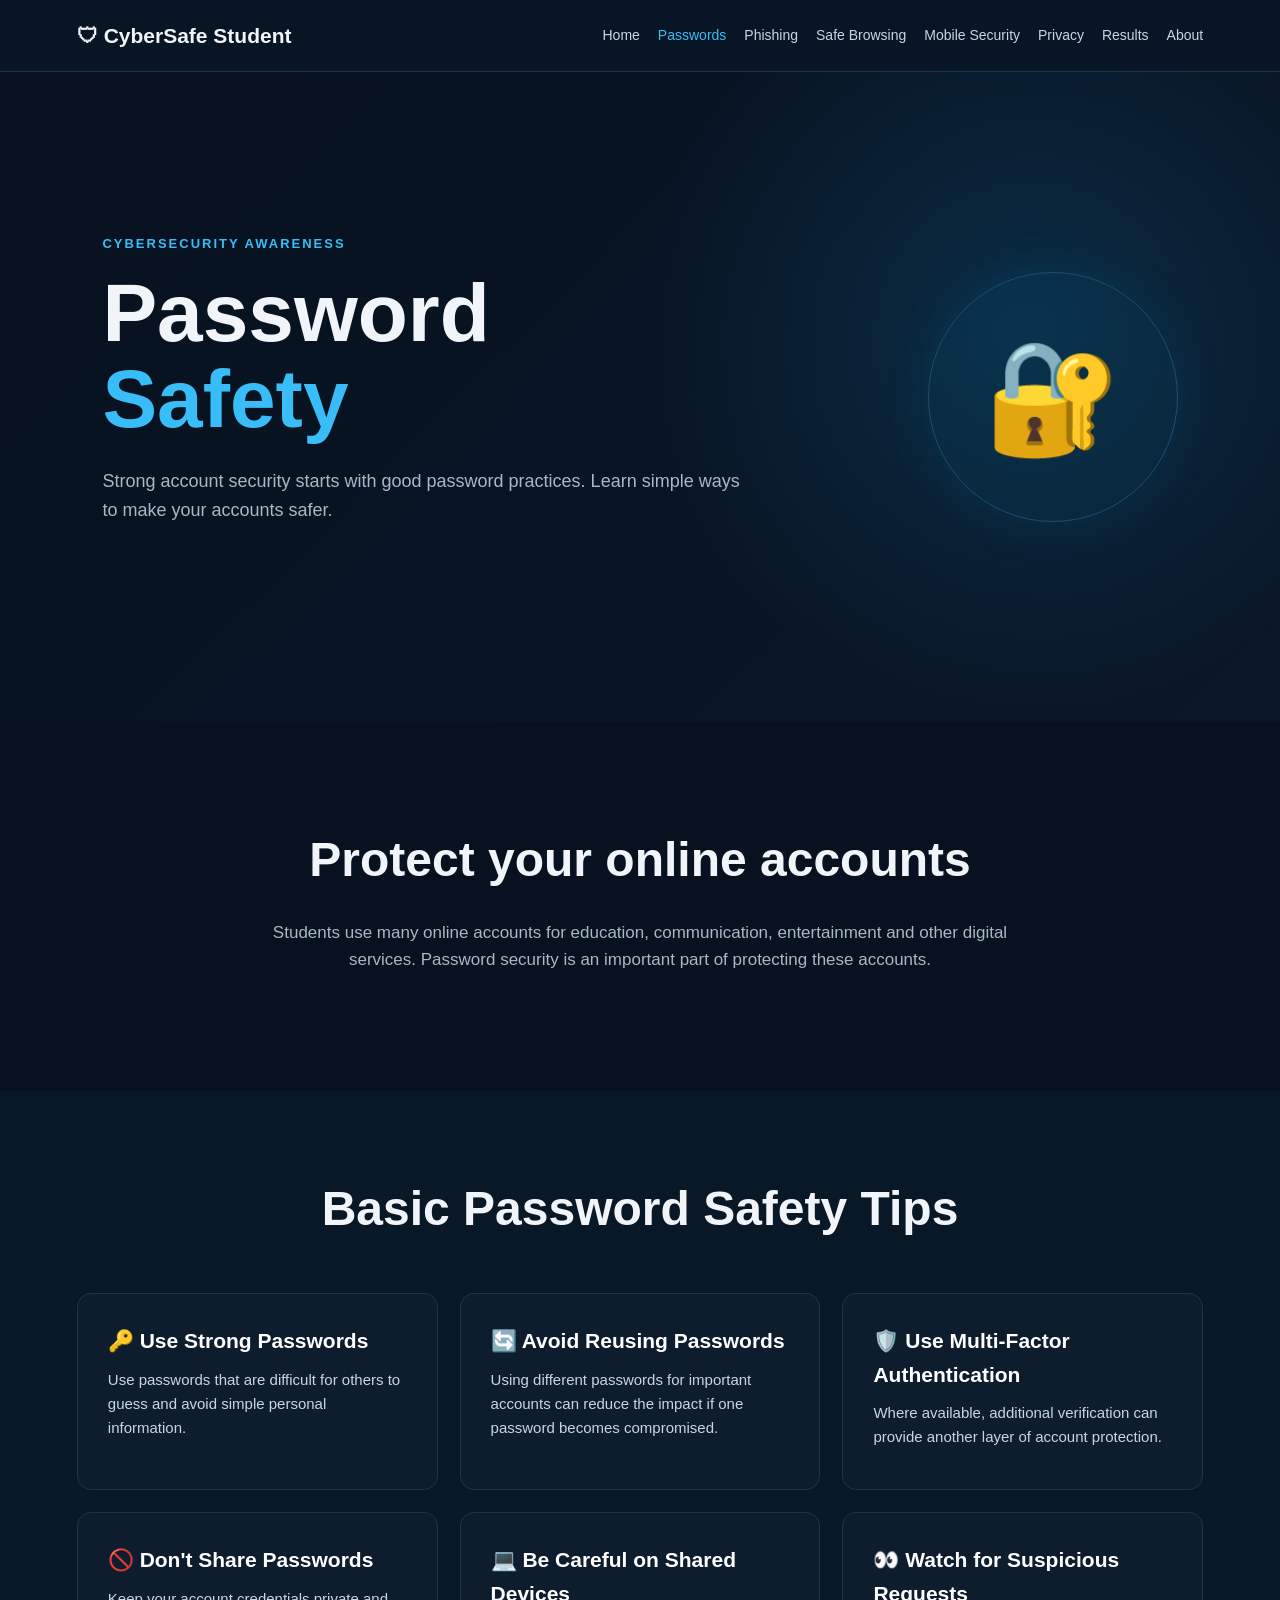
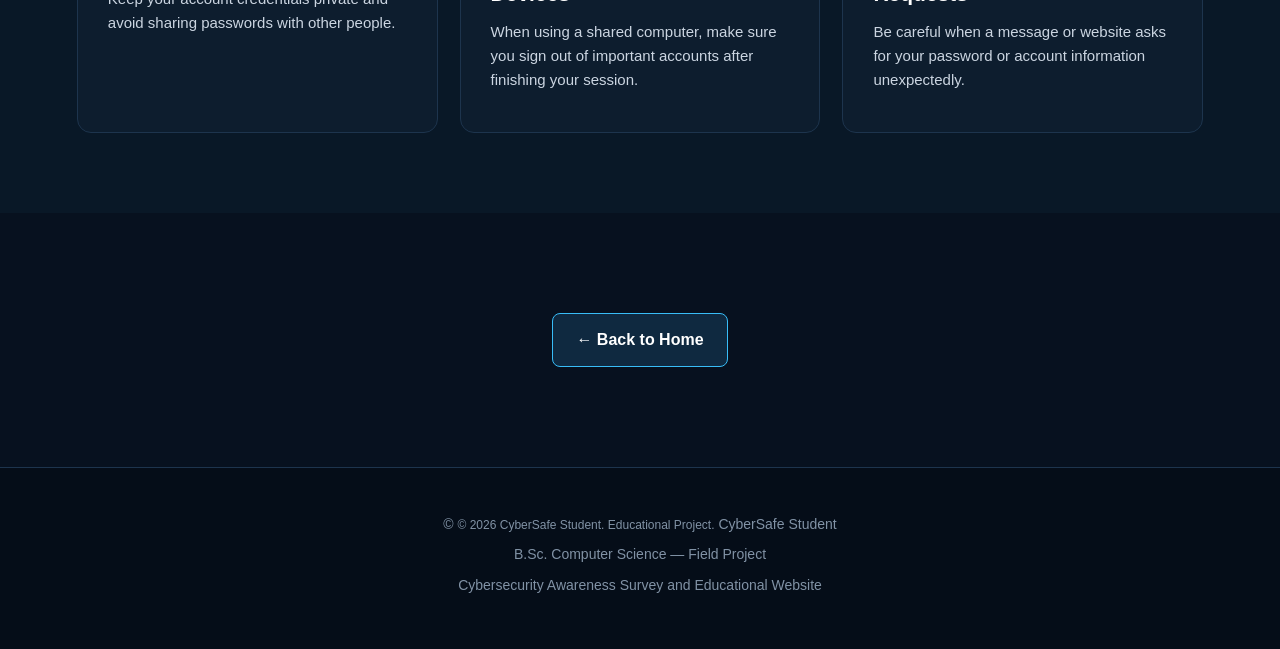
<file: pages/passwords.html>
<!DOCTYPE html>
<html lang="en">

<head>
    <meta charset="UTF-8">
    <meta name="viewport" content="width=device-width, initial-scale=1.0">

    <title>Password Safety | CyberSafe Student</title>

    <link rel="stylesheet" href="../style.css">
</head>

<body>

    <!-- Navigation -->
    <nav class="navbar">

        <div class="logo">
            🛡 CyberSafe Student
        </div>

        <div class="nav-links">

            <a href="../index.html">Home</a>

            <a href="passwords.html" class="active">
                Passwords
            </a>

            <a href="phishing.html">
                Phishing
            </a>

            <a href="browsing.html">
                Safe Browsing
            </a>

            <a href="mobile-security.html">
                Mobile Security
            </a>

            <a href="privacy.html">
                Privacy
            </a>

            <a href="survey-results.html">
                Results
            </a>

            <a href="about.html">
                About
            </a>

        </div>

    </nav>


    <!-- Hero -->
    <section class="hero">

        <div class="hero-content">

            <p class="hero-tag">
                CYBERSECURITY AWARENESS
            </p>

            <h1>
                Password<br>
                <span>Safety</span>
            </h1>

            <p>
                Strong account security starts with good
                password practices. Learn simple ways to
                make your accounts safer.
            </p>

        </div>

        <div class="hero-shield">

            <div class="shield">
                🔐
            </div>

        </div>

    </section>


    <!-- Introduction -->
    <section class="intro">

        <h2>
            Protect your online accounts
        </h2>

        <p>
            Students use many online accounts for education,
            communication, entertainment and other digital
            services. Password security is an important part
            of protecting these accounts.
        </p>

    </section>


    <!-- Safety Tips -->
    <section class="topics">

        <h2>
            Basic Password Safety Tips
        </h2>

        <div class="topic-grid">


            <!-- 01 -->
            <div class="topic-card">

                <h3>
                    🔑 Use Strong Passwords
                </h3>

                <p>
                    Use passwords that are difficult for
                    others to guess and avoid simple
                    personal information.
                </p>

            </div>


            <!-- 02 -->
            <div class="topic-card">

                <h3>
                    🔄 Avoid Reusing Passwords
                </h3>

                <p>
                    Using different passwords for important
                    accounts can reduce the impact if one
                    password becomes compromised.
                </p>

            </div>


            <!-- 03 -->
            <div class="topic-card">

                <h3>
                    🛡️ Use Multi-Factor Authentication
                </h3>

                <p>
                    Where available, additional verification
                    can provide another layer of account
                    protection.
                </p>

            </div>


            <!-- 04 -->
            <div class="topic-card">

                <h3>
                    🚫 Don't Share Passwords
                </h3>

                <p>
                    Keep your account credentials private
                    and avoid sharing passwords with other
                    people.
                </p>

            </div>


            <!-- 05 -->
            <div class="topic-card">

                <h3>
                    💻 Be Careful on Shared Devices
                </h3>

                <p>
                    When using a shared computer, make sure
                    you sign out of important accounts after
                    finishing your session.
                </p>

            </div>


            <!-- 06 -->
            <div class="topic-card">

                <h3>
                    👀 Watch for Suspicious Requests
                </h3>

                <p>
                    Be careful when a message or website
                    asks for your password or account
                    information unexpectedly.
                </p>

            </div>

        </div>

    </section>


    <!-- Back Button -->
    <section class="intro">

        <a href="../index.html" class="btn">
            ← Back to Home
        </a>

    </section>


    <!-- Footer -->
    <footer>

        <p>
            © <span class="copyright"></span>
            CyberSafe Student
        </p>

        <p>
            B.Sc. Computer Science — Field Project
        </p>

        <p>
            Cybersecurity Awareness Survey and Educational Website
        </p>

    </footer>


    <script src="../script.js"></script>

</body>

</html>
</file>
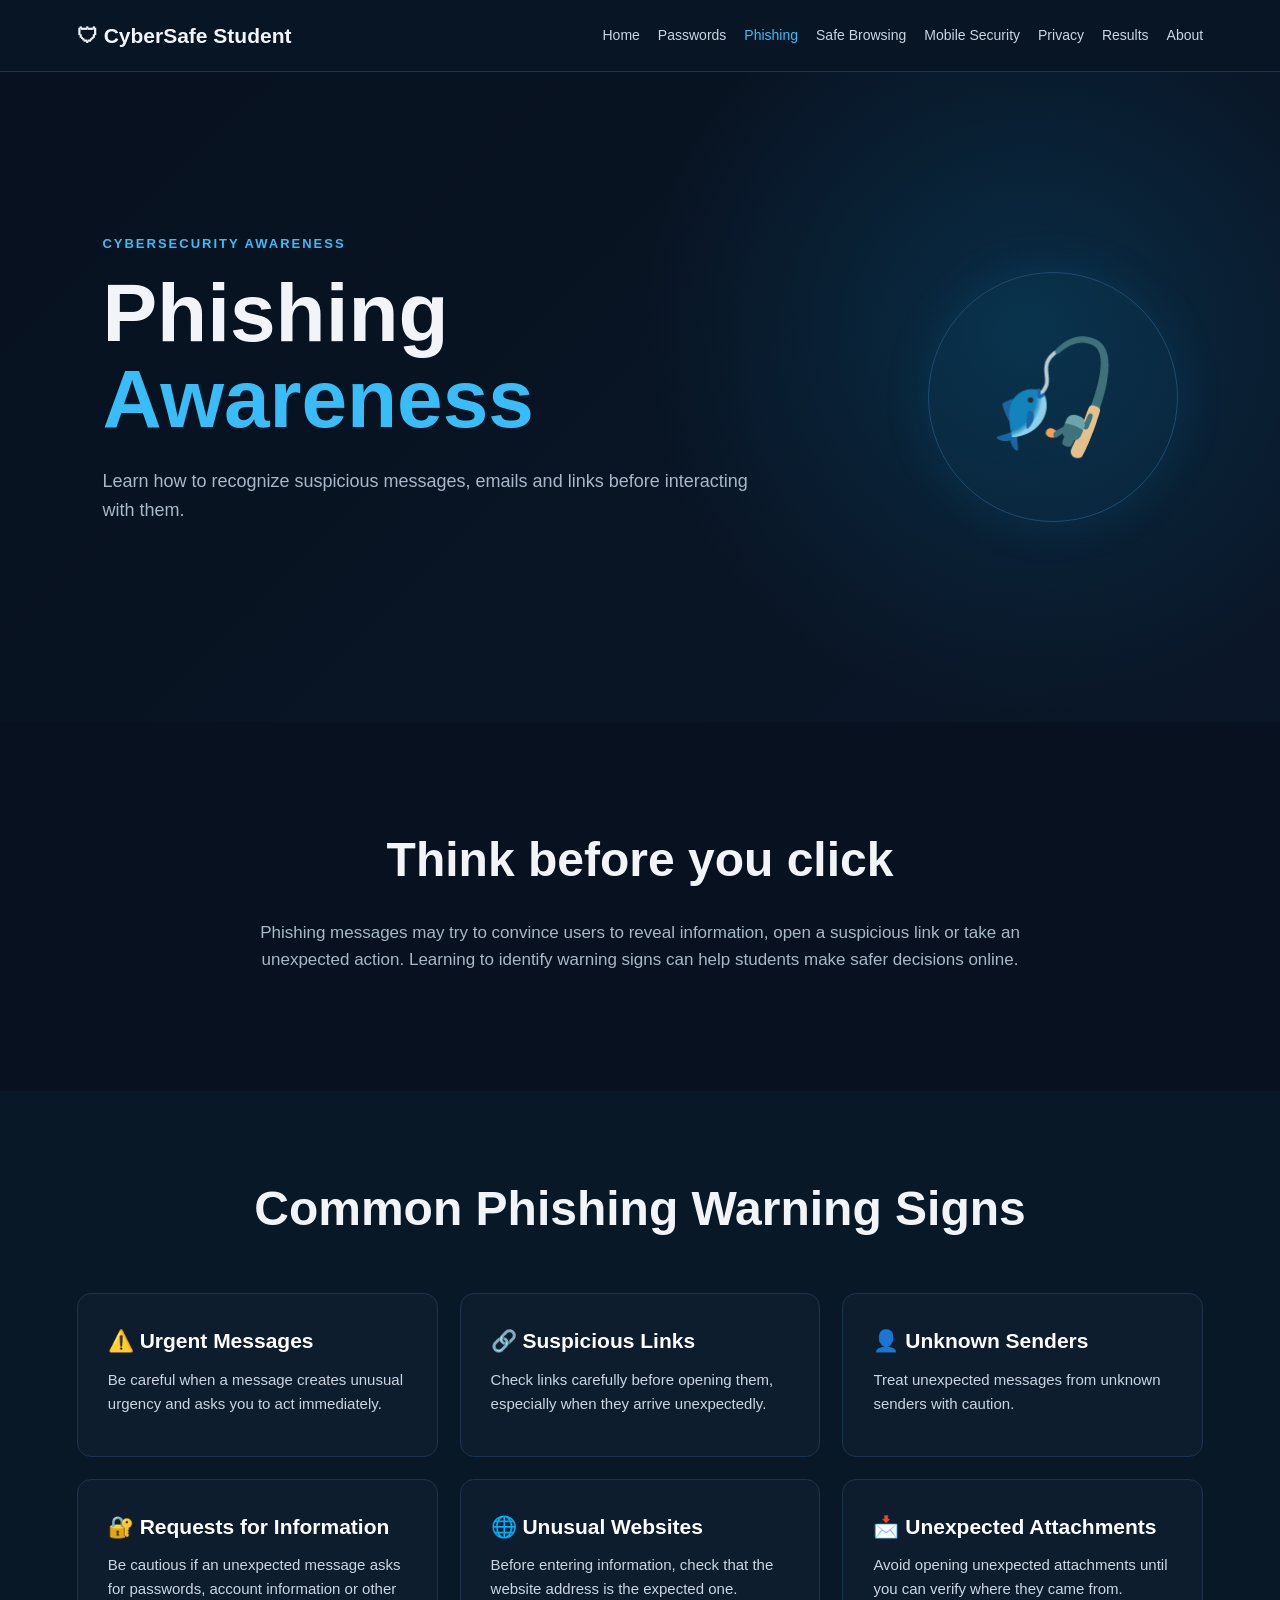
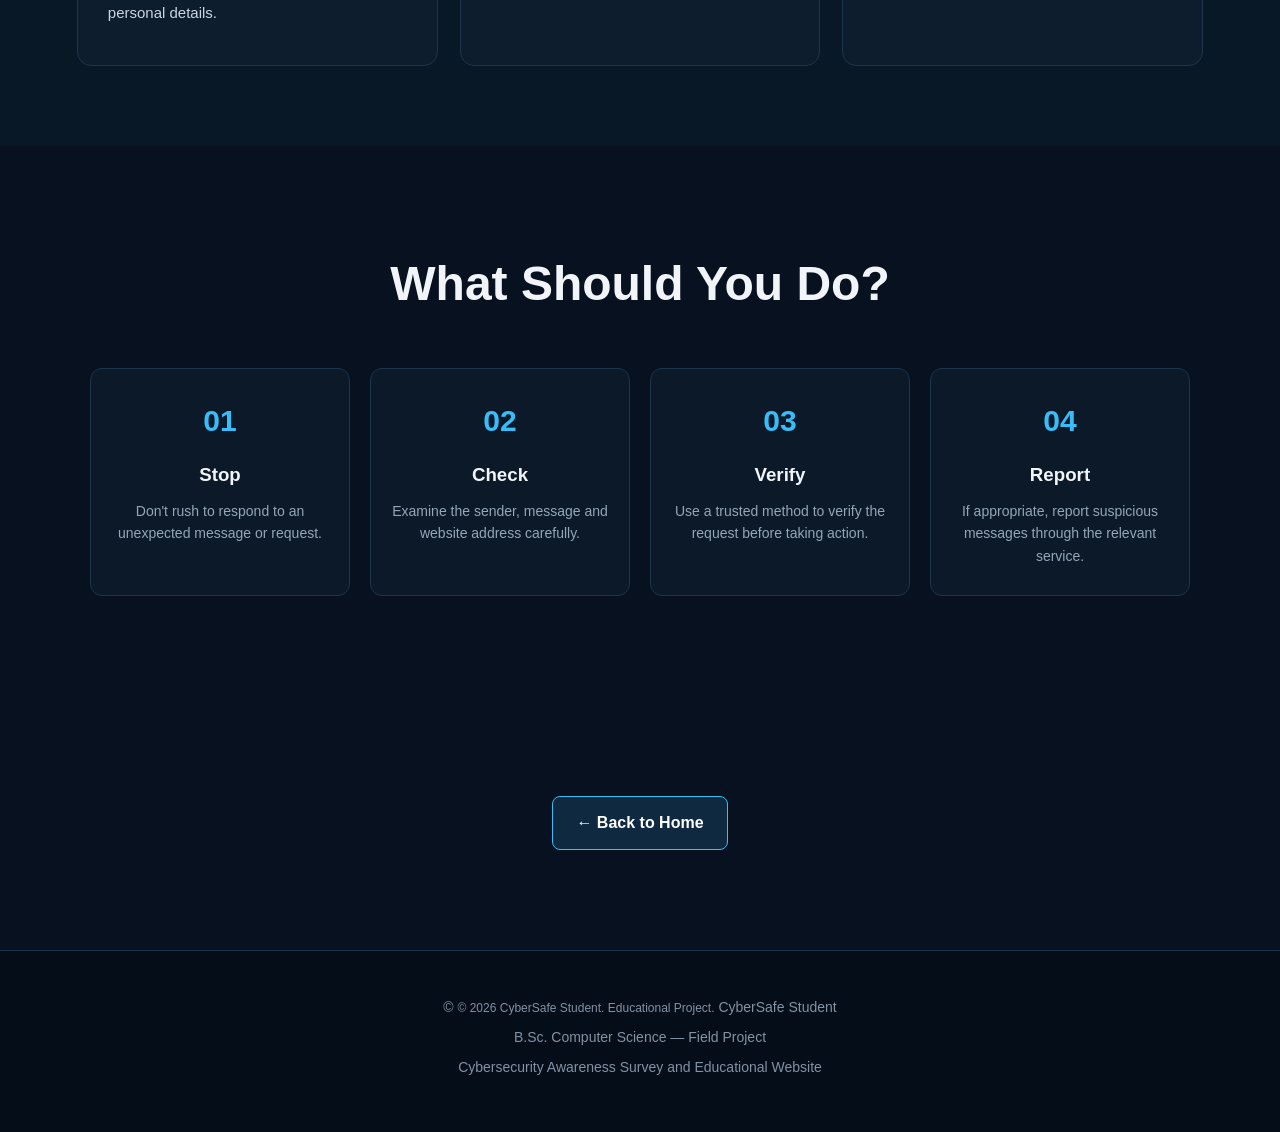
<file: pages/phishing.html>
<!DOCTYPE html>
<html lang="en">

<head>
    <meta charset="UTF-8">
    <meta name="viewport" content="width=device-width, initial-scale=1.0">

    <title>Phishing Awareness | CyberSafe Student</title>

    <link rel="stylesheet" href="../style.css">
</head>

<body>

    <!-- Navigation -->
    <nav class="navbar">

        <div class="logo">
            🛡 CyberSafe Student
        </div>

        <div class="nav-links">

            <a href="../index.html">Home</a>

            <a href="passwords.html">
                Passwords
            </a>

            <a href="phishing.html" class="active">
                Phishing
            </a>

            <a href="browsing.html">
                Safe Browsing
            </a>

            <a href="mobile-security.html">
                Mobile Security
            </a>

            <a href="privacy.html">
                Privacy
            </a>

            <a href="survey-results.html">
                Results
            </a>

            <a href="about.html">
                About
            </a>

        </div>

    </nav>


    <!-- Hero -->
    <section class="hero">

        <div class="hero-content">

            <p class="hero-tag">
                CYBERSECURITY AWARENESS
            </p>

            <h1>
                Phishing<br>
                <span>Awareness</span>
            </h1>

            <p>
                Learn how to recognize suspicious messages,
                emails and links before interacting with them.
            </p>

        </div>

        <div class="hero-shield">

            <div class="shield">
                🎣
            </div>

        </div>

    </section>


    <!-- Introduction -->
    <section class="intro">

        <h2>
            Think before you click
        </h2>

        <p>
            Phishing messages may try to convince users to
            reveal information, open a suspicious link or
            take an unexpected action. Learning to identify
            warning signs can help students make safer
            decisions online.
        </p>

    </section>


    <!-- Warning Signs -->
    <section class="topics">

        <h2>
            Common Phishing Warning Signs
        </h2>

        <div class="topic-grid">


            <!-- 01 -->
            <div class="topic-card">

                <h3>
                    ⚠️ Urgent Messages
                </h3>

                <p>
                    Be careful when a message creates unusual
                    urgency and asks you to act immediately.
                </p>

            </div>


            <!-- 02 -->
            <div class="topic-card">

                <h3>
                    🔗 Suspicious Links
                </h3>

                <p>
                    Check links carefully before opening them,
                    especially when they arrive unexpectedly.
                </p>

            </div>


            <!-- 03 -->
            <div class="topic-card">

                <h3>
                    👤 Unknown Senders
                </h3>

                <p>
                    Treat unexpected messages from unknown
                    senders with caution.
                </p>

            </div>


            <!-- 04 -->
            <div class="topic-card">

                <h3>
                    🔐 Requests for Information
                </h3>

                <p>
                    Be cautious if an unexpected message asks
                    for passwords, account information or
                    other personal details.
                </p>

            </div>


            <!-- 05 -->
            <div class="topic-card">

                <h3>
                    🌐 Unusual Websites
                </h3>

                <p>
                    Before entering information, check that
                    the website address is the expected one.
                </p>

            </div>


            <!-- 06 -->
            <div class="topic-card">

                <h3>
                    📩 Unexpected Attachments
                </h3>

                <p>
                    Avoid opening unexpected attachments until
                    you can verify where they came from.
                </p>

            </div>

        </div>

    </section>


    <!-- What To Do -->
    <section class="project-flow">

        <h2>
            What Should You Do?
        </h2>

        <div class="flow-grid">

            <div class="flow-card">

                <span>01</span>

                <h3>
                    Stop
                </h3>

                <p>
                    Don't rush to respond to an unexpected
                    message or request.
                </p>

            </div>


            <div class="flow-card">

                <span>02</span>

                <h3>
                    Check
                </h3>

                <p>
                    Examine the sender, message and website
                    address carefully.
                </p>

            </div>


            <div class="flow-card">

                <span>03</span>

                <h3>
                    Verify
                </h3>

                <p>
                    Use a trusted method to verify the request
                    before taking action.
                </p>

            </div>


            <div class="flow-card">

                <span>04</span>

                <h3>
                    Report
                </h3>

                <p>
                    If appropriate, report suspicious
                    messages through the relevant service.
                </p>

            </div>

        </div>

    </section>


    <!-- Back Button -->
    <section class="intro">

        <a href="../index.html" class="btn">
            ← Back to Home
        </a>

    </section>


    <!-- Footer -->
    <footer>

        <p>
            © <span class="copyright"></span>
            CyberSafe Student
        </p>

        <p>
            B.Sc. Computer Science — Field Project
        </p>

        <p>
            Cybersecurity Awareness Survey and Educational Website
        </p>

    </footer>


    <script src="../script.js"></script>

</body>

</html>
</file>
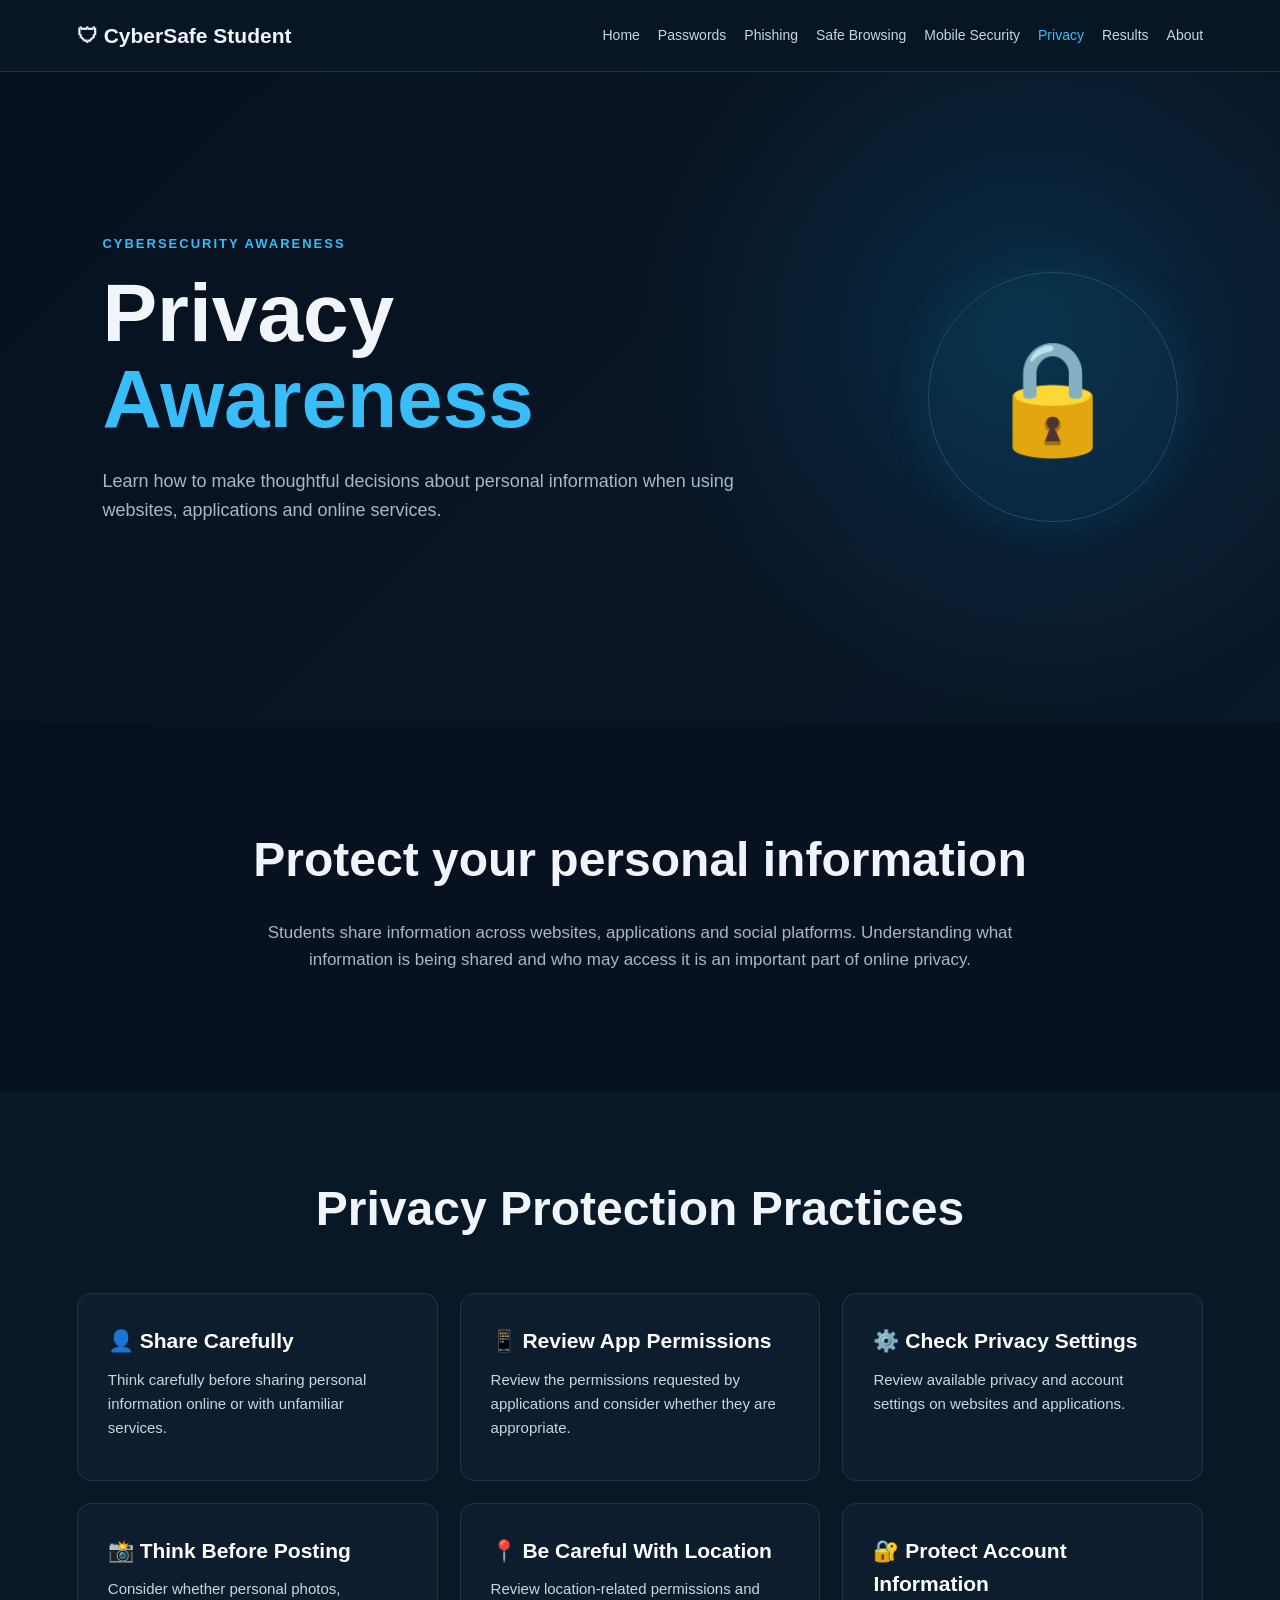
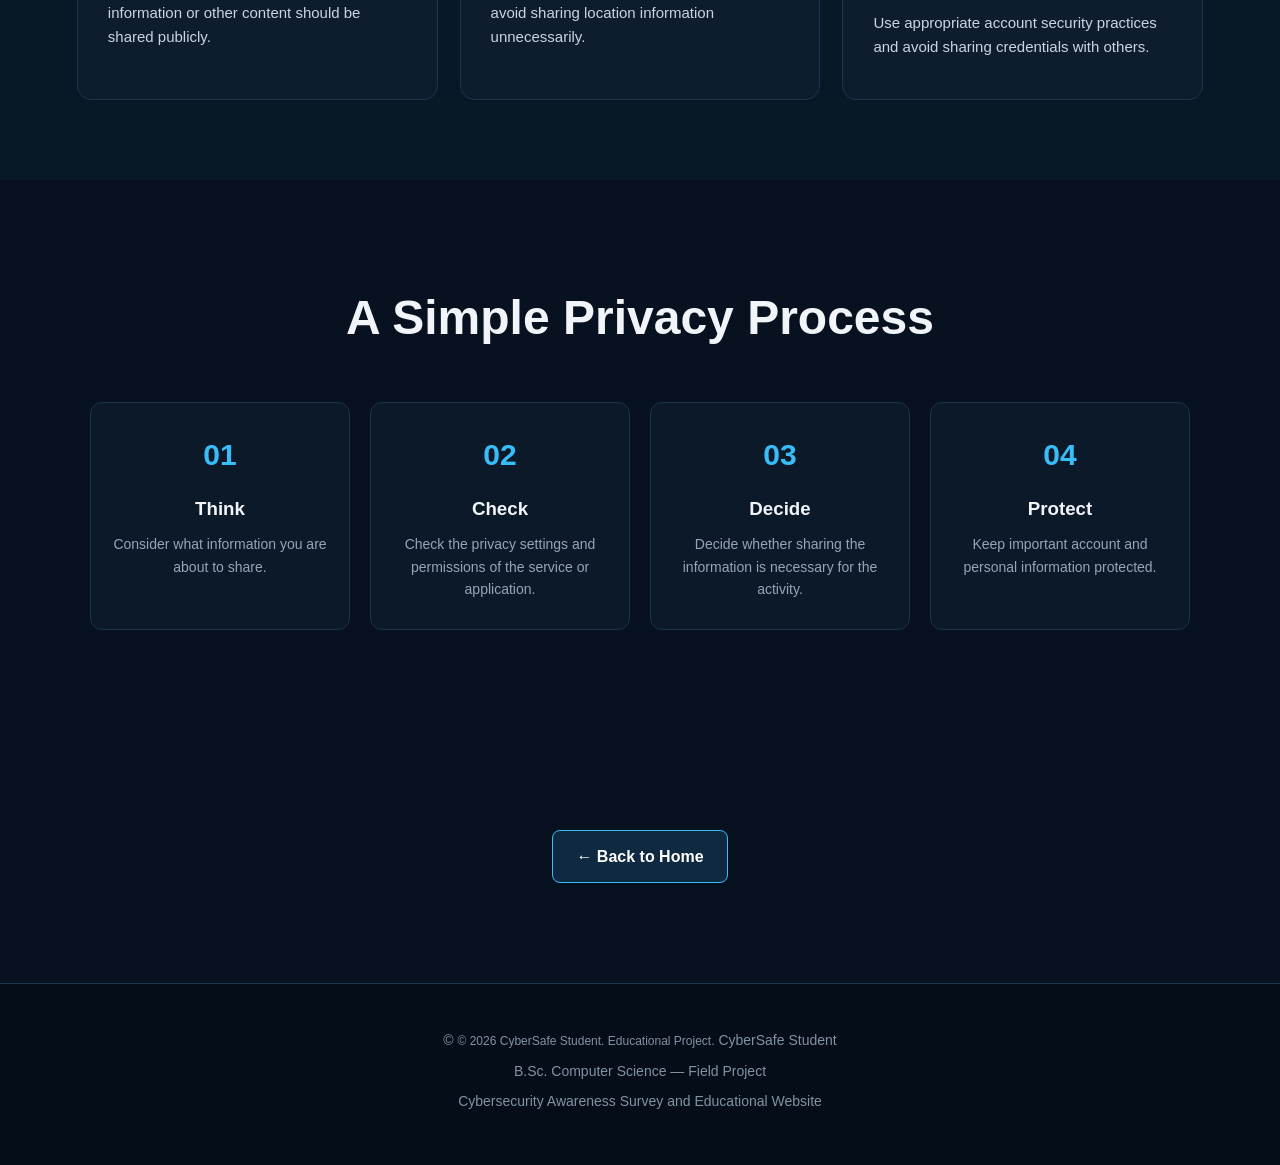
<file: pages/privacy.html>
<!DOCTYPE html>
<html lang="en">

<head>
    <meta charset="UTF-8">
    <meta name="viewport" content="width=device-width, initial-scale=1.0">

    <title>Privacy Awareness | CyberSafe Student</title>

    <link rel="stylesheet" href="../style.css">
</head>

<body>

    <!-- Navigation -->
    <nav class="navbar">

        <div class="logo">
            🛡 CyberSafe Student
        </div>

        <div class="nav-links">

            <a href="../index.html">Home</a>

            <a href="passwords.html">
                Passwords
            </a>

            <a href="phishing.html">
                Phishing
            </a>

            <a href="browsing.html">
                Safe Browsing
            </a>

            <a href="mobile-security.html">
                Mobile Security
            </a>

            <a href="privacy.html" class="active">
                Privacy
            </a>

            <a href="survey-results.html">
                Results
            </a>

            <a href="about.html">
                About
            </a>

        </div>

    </nav>


    <!-- Hero -->
    <section class="hero">

        <div class="hero-content">

            <p class="hero-tag">
                CYBERSECURITY AWARENESS
            </p>

            <h1>
                Privacy<br>
                <span>Awareness</span>
            </h1>

            <p>
                Learn how to make thoughtful decisions about
                personal information when using websites,
                applications and online services.
            </p>

        </div>

        <div class="hero-shield">

            <div class="shield">
                🔒
            </div>

        </div>

    </section>


    <!-- Introduction -->
    <section class="intro">

        <h2>
            Protect your personal information
        </h2>

        <p>
            Students share information across websites,
            applications and social platforms. Understanding
            what information is being shared and who may
            access it is an important part of online privacy.
        </p>

    </section>


    <!-- Privacy Practices -->
    <section class="topics">

        <h2>
            Privacy Protection Practices
        </h2>

        <div class="topic-grid">


            <!-- 01 -->
            <div class="topic-card">

                <h3>
                    👤 Share Carefully
                </h3>

                <p>
                    Think carefully before sharing personal
                    information online or with unfamiliar
                    services.
                </p>

            </div>


            <!-- 02 -->
            <div class="topic-card">

                <h3>
                    📱 Review App Permissions
                </h3>

                <p>
                    Review the permissions requested by
                    applications and consider whether they
                    are appropriate.
                </p>

            </div>


            <!-- 03 -->
            <div class="topic-card">

                <h3>
                    ⚙️ Check Privacy Settings
                </h3>

                <p>
                    Review available privacy and account
                    settings on websites and applications.
                </p>

            </div>


            <!-- 04 -->
            <div class="topic-card">

                <h3>
                    📸 Think Before Posting
                </h3>

                <p>
                    Consider whether personal photos,
                    information or other content should be
                    shared publicly.
                </p>

            </div>


            <!-- 05 -->
            <div class="topic-card">

                <h3>
                    📍 Be Careful With Location
                </h3>

                <p>
                    Review location-related permissions and
                    avoid sharing location information
                    unnecessarily.
                </p>

            </div>


            <!-- 06 -->
            <div class="topic-card">

                <h3>
                    🔐 Protect Account Information
                </h3>

                <p>
                    Use appropriate account security practices
                    and avoid sharing credentials with others.
                </p>

            </div>

        </div>

    </section>


    <!-- Privacy Process -->
    <section class="project-flow">

        <h2>
            A Simple Privacy Process
        </h2>

        <div class="flow-grid">

            <div class="flow-card">

                <span>01</span>

                <h3>
                    Think
                </h3>

                <p>
                    Consider what information you are about
                    to share.
                </p>

            </div>


            <div class="flow-card">

                <span>02</span>

                <h3>
                    Check
                </h3>

                <p>
                    Check the privacy settings and permissions
                    of the service or application.
                </p>

            </div>


            <div class="flow-card">

                <span>03</span>

                <h3>
                    Decide
                </h3>

                <p>
                    Decide whether sharing the information is
                    necessary for the activity.
                </p>

            </div>


            <div class="flow-card">

                <span>04</span>

                <h3>
                    Protect
                </h3>

                <p>
                    Keep important account and personal
                    information protected.
                </p>

            </div>

        </div>

    </section>


    <!-- Back Button -->
    <section class="intro">

        <a href="../index.html" class="btn">
            ← Back to Home
        </a>

    </section>


    <!-- Footer -->
    <footer>

        <p>
            © <span class="copyright"></span>
            CyberSafe Student
        </p>

        <p>
            B.Sc. Computer Science — Field Project
        </p>

        <p>
            Cybersecurity Awareness Survey and Educational Website
        </p>

    </footer>


    <script src="../script.js"></script>

</body>

</html>
</file>
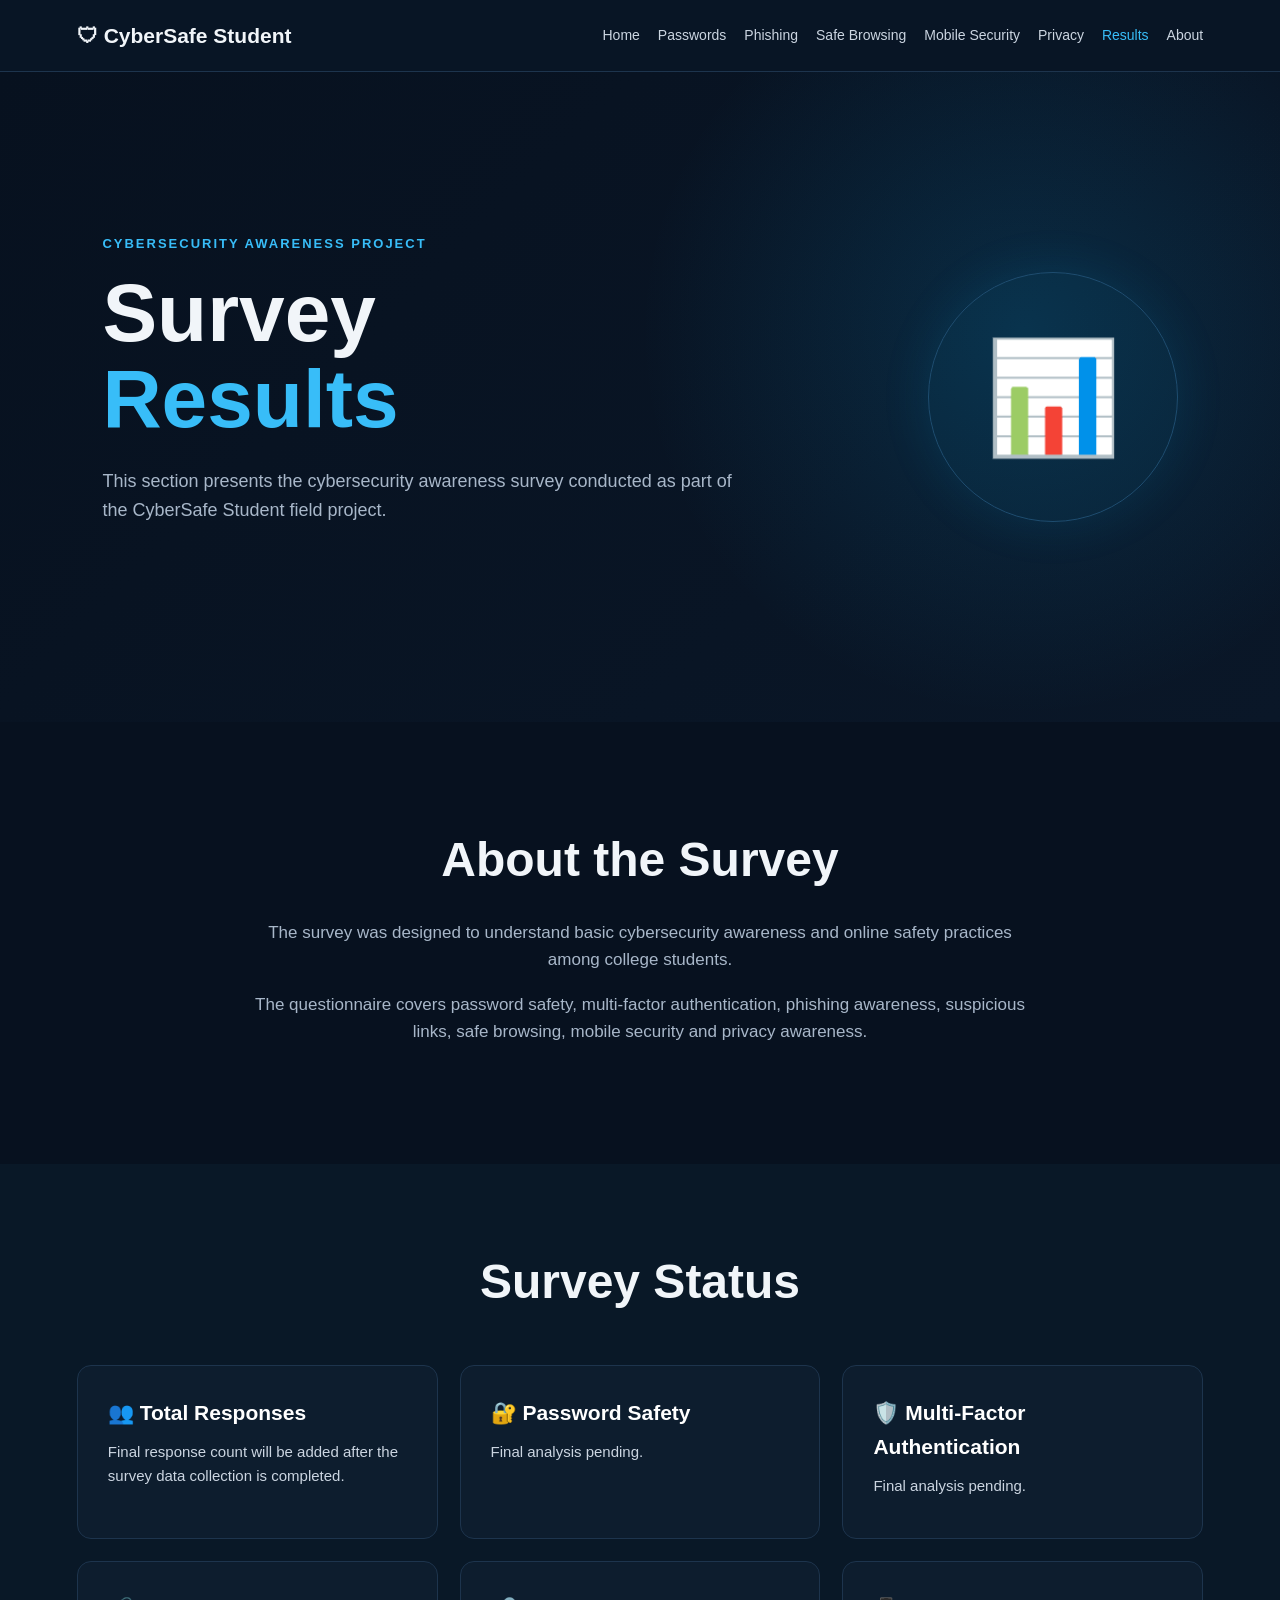
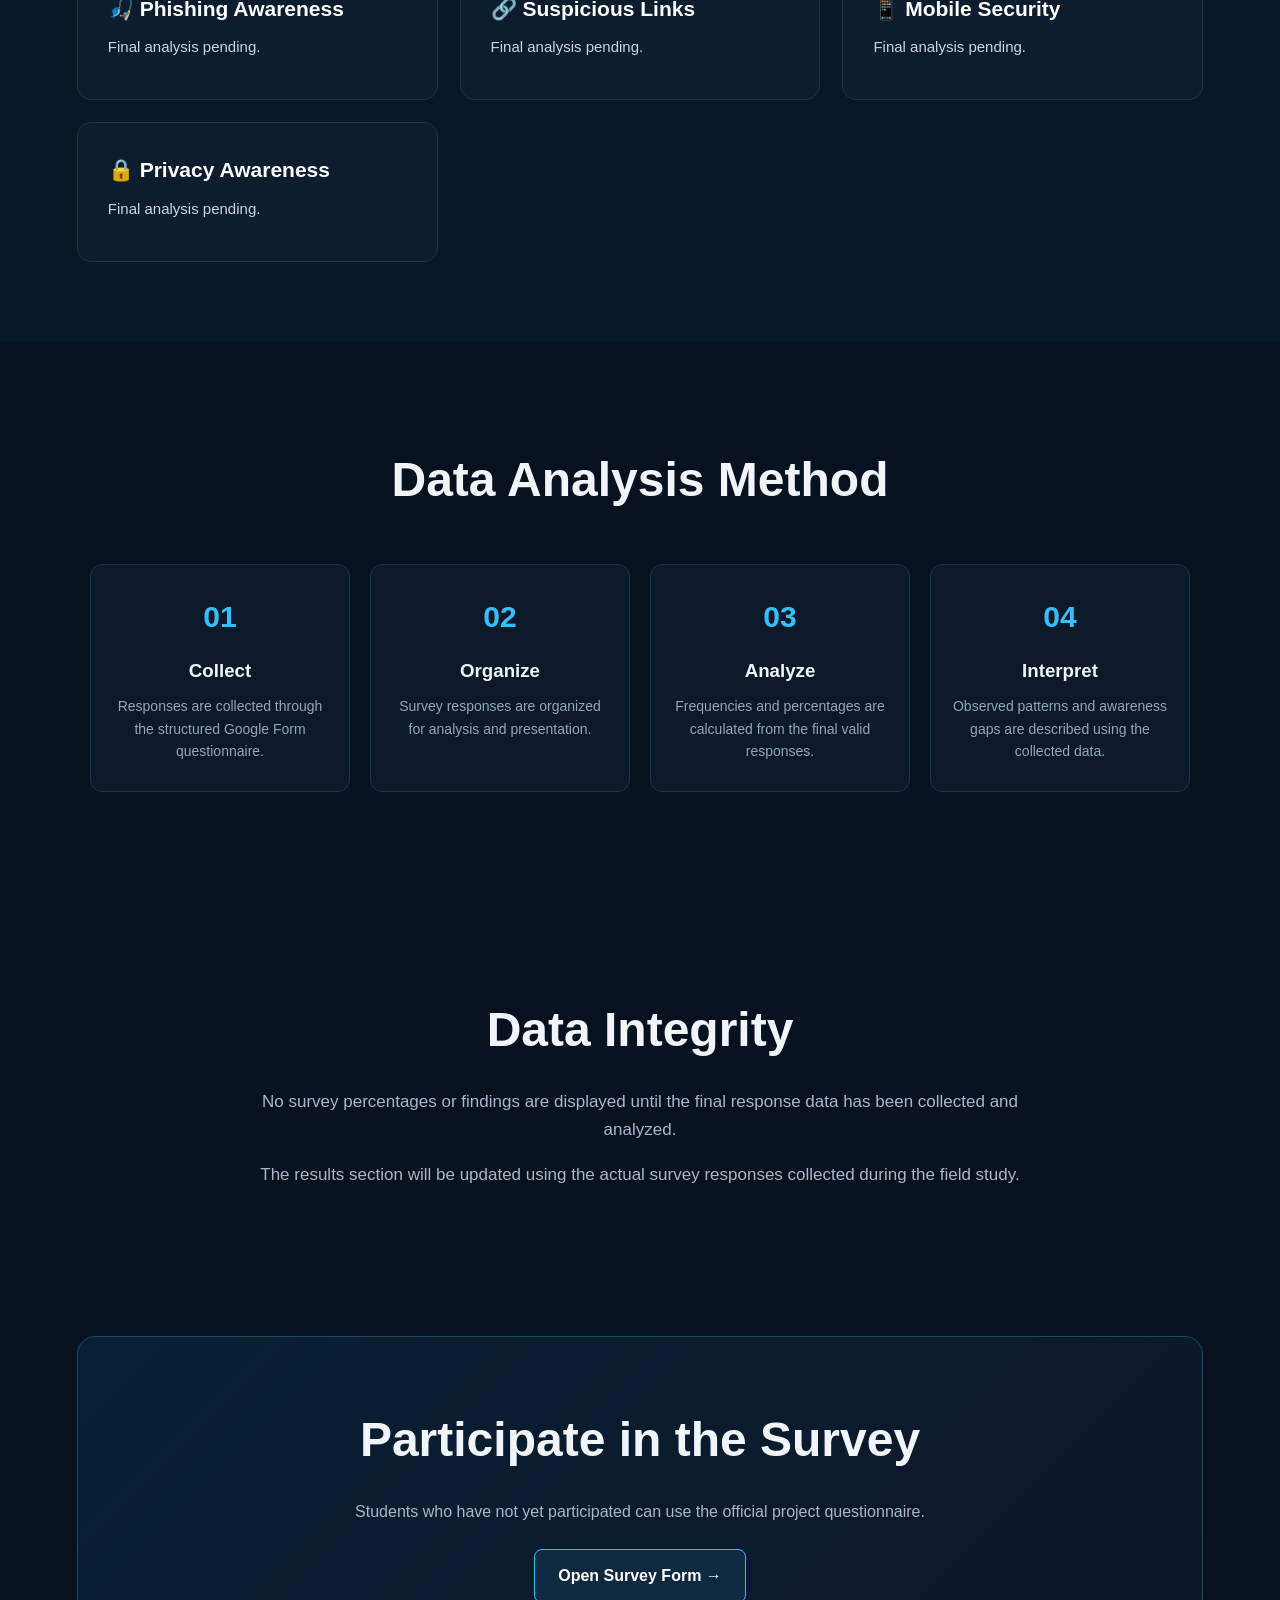
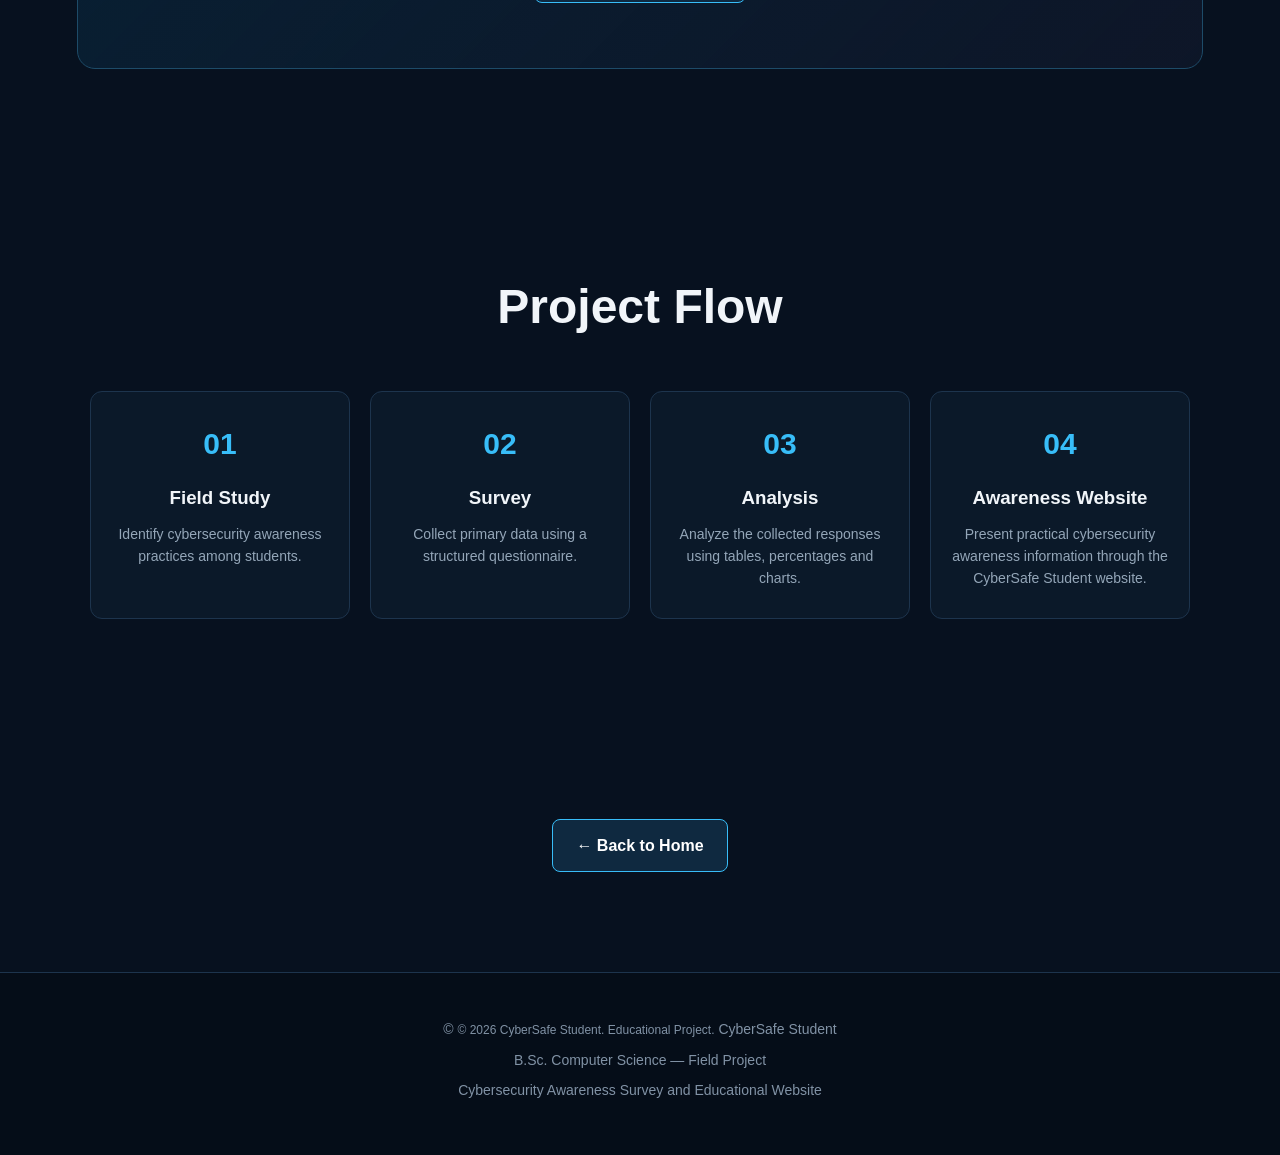
<file: pages/survey-results.html>
<!DOCTYPE html>
<html lang="en">

<head>
    <meta charset="UTF-8">
    <meta name="viewport" content="width=device-width, initial-scale=1.0">

    <title>Survey Results | CyberSafe Student</title>

    <link rel="stylesheet" href="../style.css">
</head>

<body>

    <!-- Navigation -->
    <nav class="navbar">

        <div class="logo">
            🛡 CyberSafe Student
        </div>

        <div class="nav-links">

            <a href="../index.html">
                Home
            </a>

            <a href="passwords.html">
                Passwords
            </a>

            <a href="phishing.html">
                Phishing
            </a>

            <a href="browsing.html">
                Safe Browsing
            </a>

            <a href="mobile-security.html">
                Mobile Security
            </a>

            <a href="privacy.html">
                Privacy
            </a>

            <a href="survey-results.html" class="active">
                Results
            </a>

            <a href="about.html">
                About
            </a>

        </div>

    </nav>


    <!-- Hero -->
    <section class="hero">

        <div class="hero-content">

            <p class="hero-tag">
                CYBERSECURITY AWARENESS PROJECT
            </p>

            <h1>
                Survey<br>
                <span>Results</span>
            </h1>

            <p>
                This section presents the cybersecurity
                awareness survey conducted as part of the
                CyberSafe Student field project.
            </p>

        </div>

        <div class="hero-shield">

            <div class="shield">
                📊
            </div>

        </div>

    </section>


    <!-- About Survey -->
    <section class="intro">

        <h2>
            About the Survey
        </h2>

        <p>
            The survey was designed to understand basic
            cybersecurity awareness and online safety
            practices among college students.
        </p>

        <p>
            The questionnaire covers password safety,
            multi-factor authentication, phishing awareness,
            suspicious links, safe browsing, mobile security
            and privacy awareness.
        </p>

    </section>


    <!-- Survey Status -->
    <section class="topics">

        <h2>
            Survey Status
        </h2>

        <div class="topic-grid">

            <div class="topic-card">

                <h3>
                    👥 Total Responses
                </h3>

                <p id="totalResponses">
                    Final response count will be added after
                    the survey data collection is completed.
                </p>

            </div>


            <div class="topic-card">

                <h3>
                    🔐 Password Safety
                </h3>

                <p id="passwordResult">
                    Final analysis pending.
                </p>

            </div>


            <div class="topic-card">

                <h3>
                    🛡️ Multi-Factor Authentication
                </h3>

                <p id="mfaResult">
                    Final analysis pending.
                </p>

            </div>


            <div class="topic-card">

                <h3>
                    🎣 Phishing Awareness
                </h3>

                <p id="phishingResult">
                    Final analysis pending.
                </p>

            </div>


            <div class="topic-card">

                <h3>
                    🔗 Suspicious Links
                </h3>

                <p id="urlResult">
                    Final analysis pending.
                </p>

            </div>


            <div class="topic-card">

                <h3>
                    📱 Mobile Security
                </h3>

                <p id="mobileResult">
                    Final analysis pending.
                </p>

            </div>


            <div class="topic-card">

                <h3>
                    🔒 Privacy Awareness
                </h3>

                <p id="privacyResult">
                    Final analysis pending.
                </p>

            </div>

        </div>

    </section>


    <!-- Analysis Method -->
    <section class="project-flow">

        <h2>
            Data Analysis Method
        </h2>

        <div class="flow-grid">

            <div class="flow-card">

                <span>01</span>

                <h3>
                    Collect
                </h3>

                <p>
                    Responses are collected through the
                    structured Google Form questionnaire.
                </p>

            </div>


            <div class="flow-card">

                <span>02</span>

                <h3>
                    Organize
                </h3>

                <p>
                    Survey responses are organized for
                    analysis and presentation.
                </p>

            </div>


            <div class="flow-card">

                <span>03</span>

                <h3>
                    Analyze
                </h3>

                <p>
                    Frequencies and percentages are calculated
                    from the final valid responses.
                </p>

            </div>


            <div class="flow-card">

                <span>04</span>

                <h3>
                    Interpret
                </h3>

                <p>
                    Observed patterns and awareness gaps are
                    described using the collected data.
                </p>

            </div>

        </div>

    </section>


    <!-- Data Integrity -->
    <section class="intro">

        <h2>
            Data Integrity
        </h2>

        <p>
            No survey percentages or findings are displayed
            until the final response data has been collected
            and analyzed.
        </p>

        <p>
            The results section will be updated using the
            actual survey responses collected during the
            field study.
        </p>

    </section>


    <!-- Survey Button -->
    <section class="survey-section">

        <h2>
            Participate in the Survey
        </h2>

        <p>
            Students who have not yet participated can use
            the official project questionnaire.
        </p>

        <a
            href="https://docs.google.com/forms/d/e/1FAIpQLSejLoS_FobJoDqLZDHnwFJvRdjX6WzuimlNM217KKR3nM-hsw/viewform?usp=header"
            target="_blank"
            class="btn">
            Open Survey Form →
        </a>

    </section>


    <!-- Project Flow -->
    <section class="project-flow">

        <h2>
            Project Flow
        </h2>

        <div class="flow-grid">

            <div class="flow-card">

                <span>01</span>

                <h3>
                    Field Study
                </h3>

                <p>
                    Identify cybersecurity awareness practices
                    among students.
                </p>

            </div>


            <div class="flow-card">

                <span>02</span>

                <h3>
                    Survey
                </h3>

                <p>
                    Collect primary data using a structured
                    questionnaire.
                </p>

            </div>


            <div class="flow-card">

                <span>03</span>

                <h3>
                    Analysis
                </h3>

                <p>
                    Analyze the collected responses using
                    tables, percentages and charts.
                </p>

            </div>


            <div class="flow-card">

                <span>04</span>

                <h3>
                    Awareness Website
                </h3>

                <p>
                    Present practical cybersecurity awareness
                    information through the CyberSafe Student
                    website.
                </p>

            </div>

        </div>

    </section>


    <!-- Back Button -->
    <section class="intro">

        <a href="../index.html" class="btn">
            ← Back to Home
        </a>

    </section>


    <!-- Footer -->
    <footer>

        <p>
            © <span class="copyright"></span>
            CyberSafe Student
        </p>

        <p>
            B.Sc. Computer Science — Field Project
        </p>

        <p>
            Cybersecurity Awareness Survey and Educational Website
        </p>

    </footer>


    <script src="../script.js"></script>

</body>

</html>
</file>
<file: style.css>
/* ================================
   CyberSafe Student
   Main Website Styles
================================ */

* {
    margin: 0;
    padding: 0;
    box-sizing: border-box;
}

html {
    scroll-behavior: smooth;
}

body {
    font-family: Arial, Helvetica, sans-serif;
    background: #07111f;
    color: #f1f5f9;
    line-height: 1.6;
}


/* ================================
   Navigation
================================ */

.navbar {
    width: 100%;
    min-height: 72px;
    padding: 18px 6%;

    display: flex;
    align-items: center;
    justify-content: space-between;

    gap: 30px;

    background: #081525;
    border-bottom: 1px solid #1d344d;

    position: sticky;
    top: 0;
    z-index: 1000;
}

.logo {
    font-size: 21px;
    font-weight: 700;
    white-space: nowrap;
}


/* Navigation links */

.nav-links {
    display: flex;
    align-items: center;
    justify-content: flex-end;

    gap: 18px;
    flex-wrap: wrap;
}

.nav-links a {
    color: #cbd5e1;

    text-decoration: none;

    font-size: 14px;
    font-weight: 500;

    transition: 0.3s ease;
}

.nav-links a:hover {
    color: #38bdf8;
}

.nav-links a.active {
    color: #38bdf8;
}


/* ================================
   Hero
================================ */

.hero {
    min-height: 650px;

    padding: 90px 8%;

    display: flex;
    align-items: center;
    justify-content: space-between;

    gap: 60px;

    background:
        radial-gradient(
            circle at 80% 40%,
            rgba(14, 165, 233, 0.16),
            transparent 35%
        ),
        linear-gradient(
            135deg,
            #07111f,
            #0a1728
        );
}

.hero-content {
    max-width: 720px;
}


/* Small hero label */

.hero-tag {
    color: #38bdf8;

    font-size: 13px;
    font-weight: 700;

    letter-spacing: 2px;

    margin-bottom: 15px;
}


/* Hero heading */

.hero h1 {
    font-size: clamp(48px, 7vw, 82px);

    line-height: 1.05;

    margin-bottom: 25px;
}

.hero h1 span {
    color: #38bdf8;
}


/* Hero paragraph */

.hero-content > p:not(.hero-tag) {
    max-width: 650px;

    color: #a8b7c9;

    font-size: 18px;

    margin-bottom: 35px;
}


/* ================================
   Hero Buttons
================================ */

.hero-buttons {
    display: flex;

    gap: 15px;

    flex-wrap: wrap;

    margin-top: 10px;
}


/* ================================
   Buttons
================================ */

.btn {
    display: inline-block;

    padding: 13px 23px;

    border-radius: 8px;

    border: 1px solid #38bdf8;

    background: #0f2940;

    color: #ffffff;

    text-decoration: none;

    font-weight: 700;

    cursor: pointer;

    transition: 0.3s ease;
}

.btn:hover {
    background: #38bdf8;

    color: #06111f;

    transform: translateY(-2px);
}


/* ================================
   Hero Shield
================================ */

.hero-shield {
    display: flex;
    align-items: center;
    justify-content: center;
}

.shield {
    width: 250px;
    height: 250px;

    display: flex;
    align-items: center;
    justify-content: center;

    border: 1px solid #1e4d70;

    border-radius: 50%;

    font-size: 110px;

    background: rgba(14, 165, 233, 0.05);

    box-shadow:
        0 0 50px rgba(14, 165, 233, 0.12);

    animation: floatingShield 4s ease-in-out infinite;
}

@keyframes floatingShield {

    0%,
    100% {
        transform: translateY(0);
    }

    50% {
        transform: translateY(-12px);
    }
}


/* ================================
   Intro
================================ */

.intro {
    max-width: 950px;

    margin: auto;

    padding: 100px 6%;

    text-align: center;
}

.intro h2,
.topics h2,
.project-flow h2,
.survey-section h2 {
    font-size: clamp(30px, 4vw, 48px);

    margin-bottom: 20px;
}

.intro p {
    color: #a8b7c9;

    font-size: 17px;

    margin-bottom: 18px;
}


/* ================================
   Topics
================================ */

.topics {
    padding: 80px 6%;

    background: #091827;

    text-align: center;
}

.topic-grid {
    max-width: 1200px;

    margin: 45px auto 0;

    display: grid;

    grid-template-columns: repeat(3, 1fr);

    gap: 22px;
}


/* Topic Cards */

.topic-card {
    display: block;

    text-align: left;

    padding: 30px;

    background: #0d1d2e;

    border: 1px solid #1d344d;

    border-radius: 14px;

    color: #f1f5f9;

    text-decoration: none;

    transition: 0.3s ease;
}

.topic-card:hover {
    transform: translateY(-6px);

    border-color: #38bdf8;

    box-shadow:
        0 12px 35px rgba(0, 0, 0, 0.25);
}

.topic-card h3 {
    color: #ffffff;

    font-size: 21px;

    margin-bottom: 10px;
}

.topic-card p {
    color: #cbd5e1;

    font-size: 15px;

    margin-bottom: 10px;
}


/* ================================
   Project Flow
================================ */

.project-flow {
    padding: 100px 6%;

    text-align: center;
}

.flow-grid {
    max-width: 1100px;

    margin: 45px auto 0;

    display: grid;

    grid-template-columns: repeat(4, 1fr);

    gap: 20px;
}


/* Flow Cards */

.flow-card {
    padding: 28px 20px;

    background: #0b1929;

    border: 1px solid #1d344d;

    border-radius: 12px;

    transition: 0.3s ease;
}

.flow-card:hover {
    transform: translateY(-4px);

    border-color: #38bdf8;
}

.flow-card span {
    display: block;

    color: #38bdf8;

    font-size: 30px;
    font-weight: 700;

    margin-bottom: 15px;
}

.flow-card h3 {
    margin-bottom: 10px;
}

.flow-card p {
    color: #94a6b8;

    font-size: 14px;
}


/* ================================
   Survey Section
================================ */

.survey-section {
    margin: 30px 6% 100px;

    padding: 65px;

    border: 1px solid #1d4b68;

    border-radius: 18px;

    background:
        linear-gradient(
            135deg,
            rgba(14, 165, 233, 0.10),
            rgba(15, 23, 42, 0.8)
        );

    text-align: center;
}

.survey-section p {
    color: #a8b7c9;

    margin-bottom: 25px;
}


/* ================================
   Quiz Support
================================ */

.quiz-container {
    max-width: 1000px;

    margin: 40px auto;

    display: grid;

    gap: 20px;
}

.quiz-container .topic-card {
    text-align: left;
}

.quiz-container label {
    display: inline-block;

    margin: 7px 0;

    color: #cbd5e1;

    cursor: pointer;
}

.quiz-container input {
    margin-right: 8px;
}


/* ================================
   Footer
================================ */

footer {
    padding: 45px 6%;

    text-align: center;

    background: #050d18;

    border-top: 1px solid #1d344d;
}

footer p {
    color: #8192a5;

    font-size: 14px;

    margin-bottom: 8px;
}

footer .copyright {
    font-size: 12px;
}


/* ================================
   Footer Links
================================ */

footer a {
    color: #38bdf8;

    text-decoration: none;
}

footer a:hover {
    text-decoration: underline;
}


/* ================================
   Responsive Design
================================ */

@media (max-width: 1000px) {

    .navbar {
        align-items: flex-start;

        flex-direction: column;

        gap: 20px;
    }

    .nav-links {
        justify-content: flex-start;

        width: 100%;
    }

    .hero {
        flex-direction: column;

        align-items: flex-start;

        padding-top: 70px;
    }

    .shield {
        width: 190px;
        height: 190px;

        font-size: 80px;
    }

    .topic-grid {
        grid-template-columns: repeat(2, 1fr);
    }

    .flow-grid {
        grid-template-columns: repeat(2, 1fr);
    }
}


/* ================================
   Mobile
================================ */

@media (max-width: 650px) {

    .navbar {
        padding: 15px 5%;
    }

    .nav-links {
        gap: 12px;
    }

    .nav-links a {
        font-size: 13px;
    }

    .hero {
        min-height: auto;

        padding: 70px 6%;
    }

    .hero h1 {
        font-size: 48px;
    }

    .hero-content > p:not(.hero-tag) {
        font-size: 16px;
    }

    .shield {
        width: 150px;
        height: 150px;

        font-size: 65px;

        align-self: center;
    }

    .intro,
    .topics,
    .project-flow {
        padding-top: 70px;
        padding-bottom: 70px;
    }

    .topic-grid {
        grid-template-columns: 1fr;
    }

    .flow-grid {
        grid-template-columns: 1fr;
    }

    .survey-section {
        margin: 10px 5% 70px;

        padding: 35px 25px;
    }

    .hero-buttons {
        flex-direction: column;

        align-items: flex-start;
    }

    .btn {
        text-align: center;
    }
}
</file>
